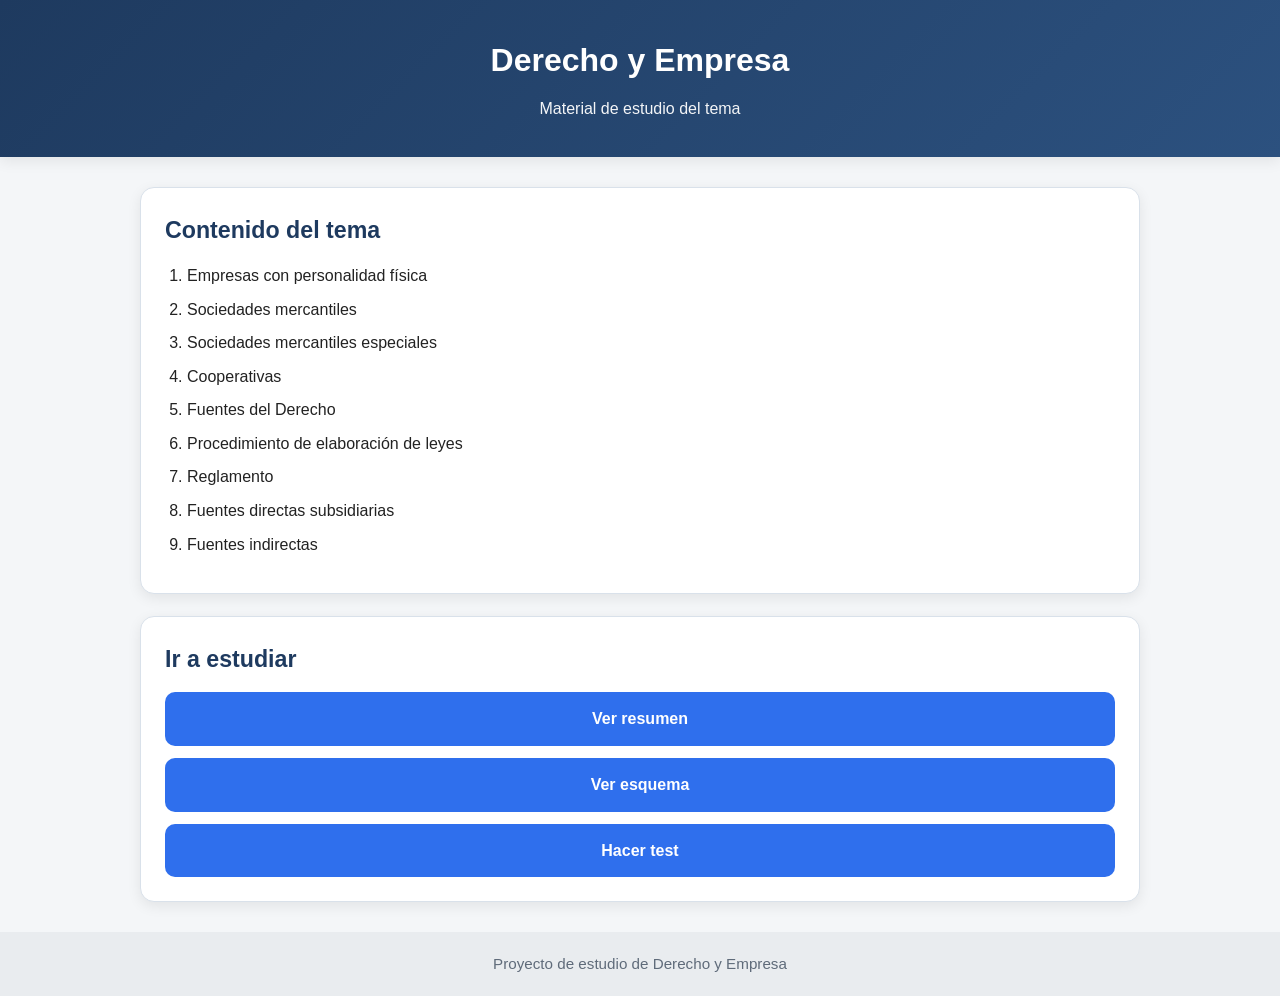
<file: index.html>
<!DOCTYPE html>
<html lang="es">
<head>
  <meta charset="UTF-8">
  <meta name="viewport" content="width=device-width, initial-scale=1.0">
  <title>Derecho y Empresa</title>
  <link rel="stylesheet" href="estilos.css">
</head>
<body>
  <header>
    <h1>Derecho y Empresa</h1>
    <p>Material de estudio del tema</p>
  </header>

  <main class="contenedor">
    <section class="tarjeta">
      <h2>Contenido del tema</h2>
      <ol>
        <li>Empresas con personalidad física</li>
        <li>Sociedades mercantiles</li>
        <li>Sociedades mercantiles especiales</li>
        <li>Cooperativas</li>
        <li>Fuentes del Derecho</li>
        <li>Procedimiento de elaboración de leyes</li>
        <li>Reglamento</li>
        <li>Fuentes directas subsidiarias</li>
        <li>Fuentes indirectas</li>
      </ol>
    </section>

    <nav class="tarjeta">
      <h2>Ir a estudiar</h2>
      <div class="botones">
        <a href="resumen.html" class="boton">Ver resumen</a>
        <a href="esquema.html" class="boton">Ver esquema</a>
        <a href="test.html" class="boton">Hacer test</a>
      </div>
    </nav>
  </main>

  <footer>
    <p>Proyecto de estudio de Derecho y Empresa</p>
  </footer>
</body>
</html>
</file>
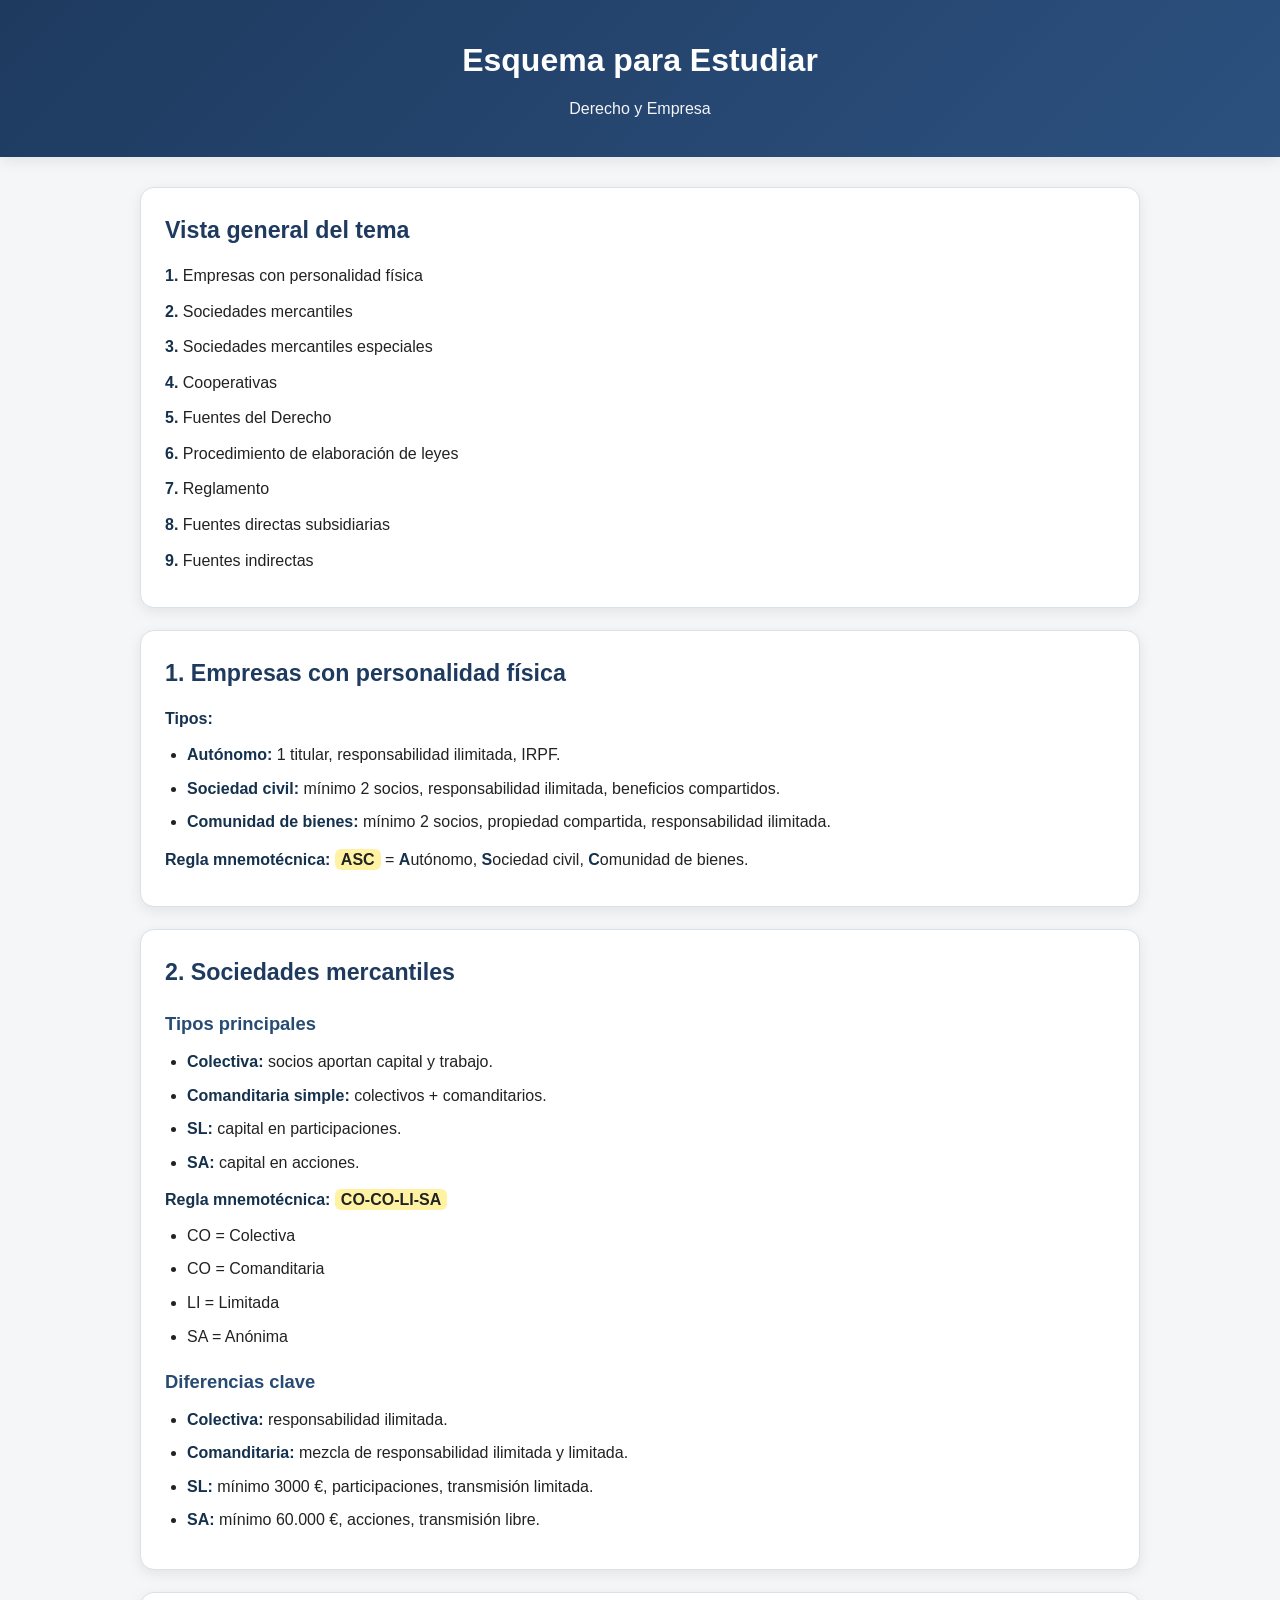
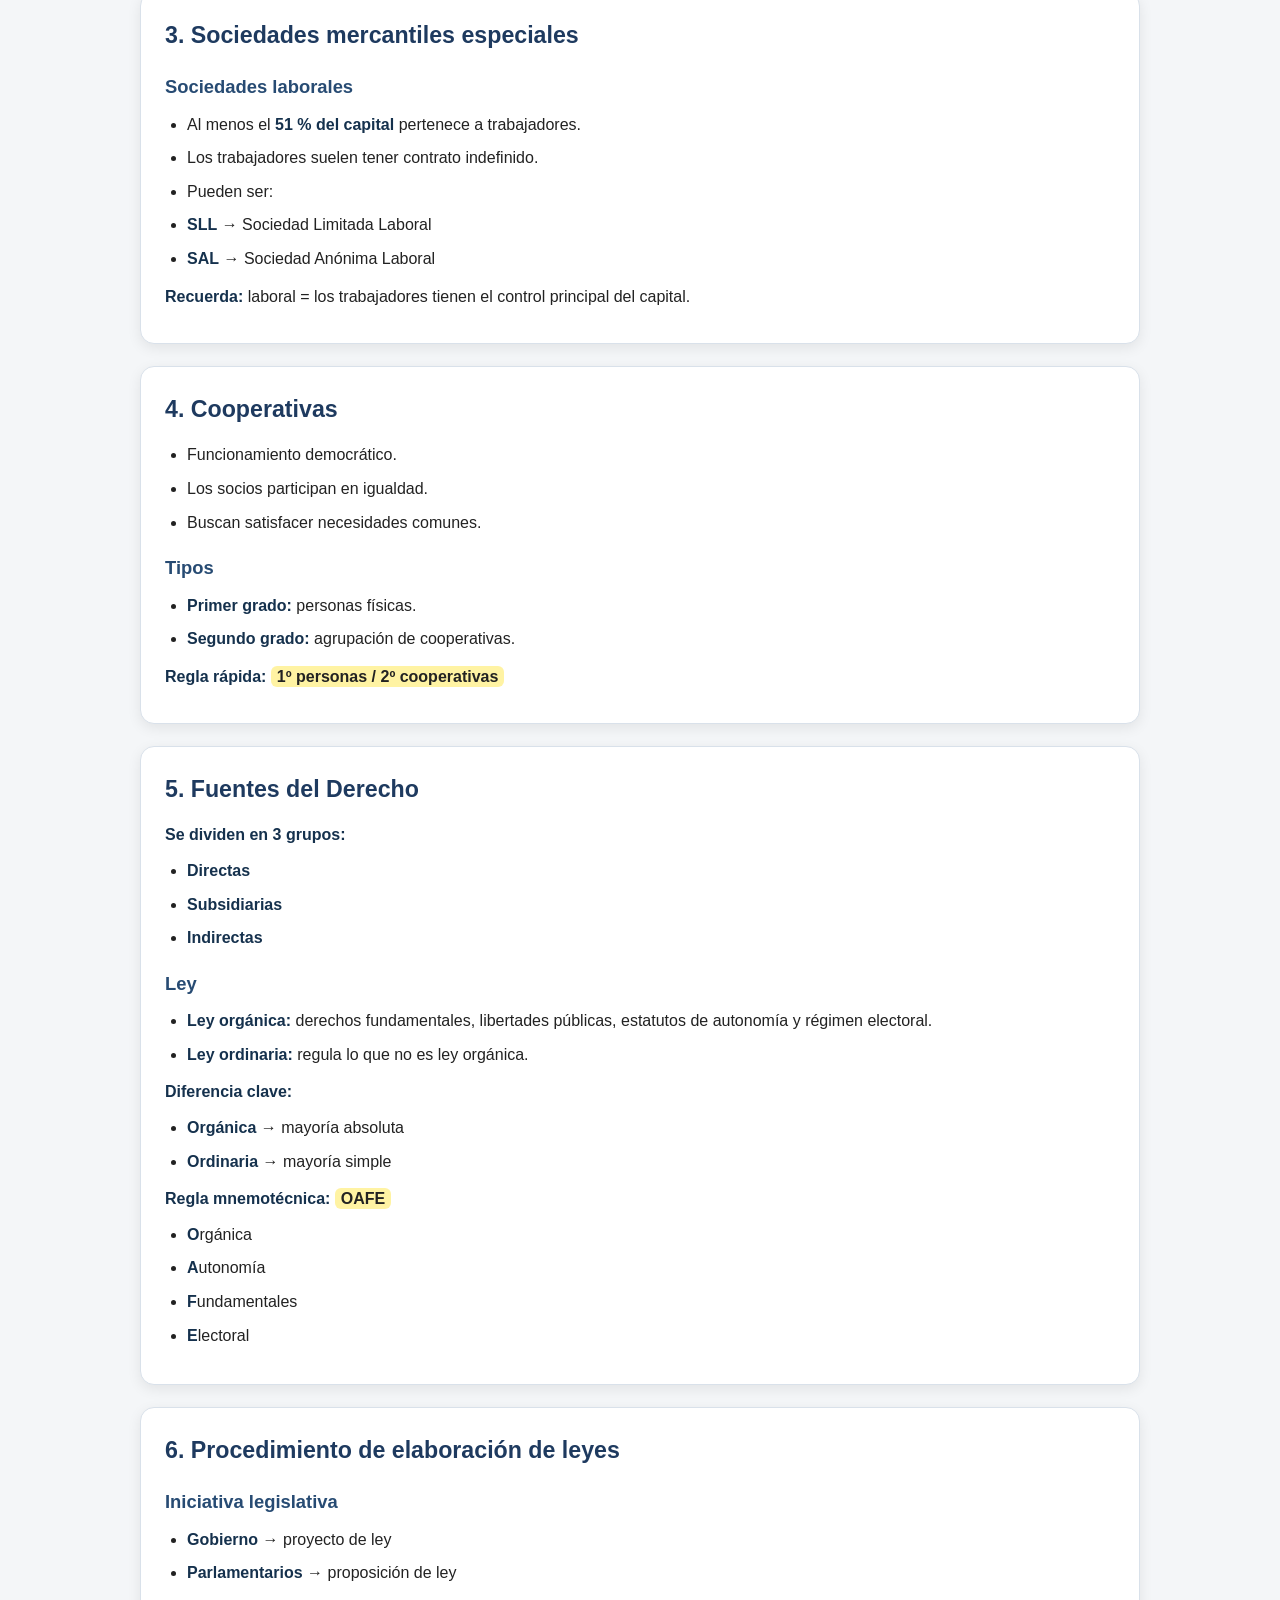
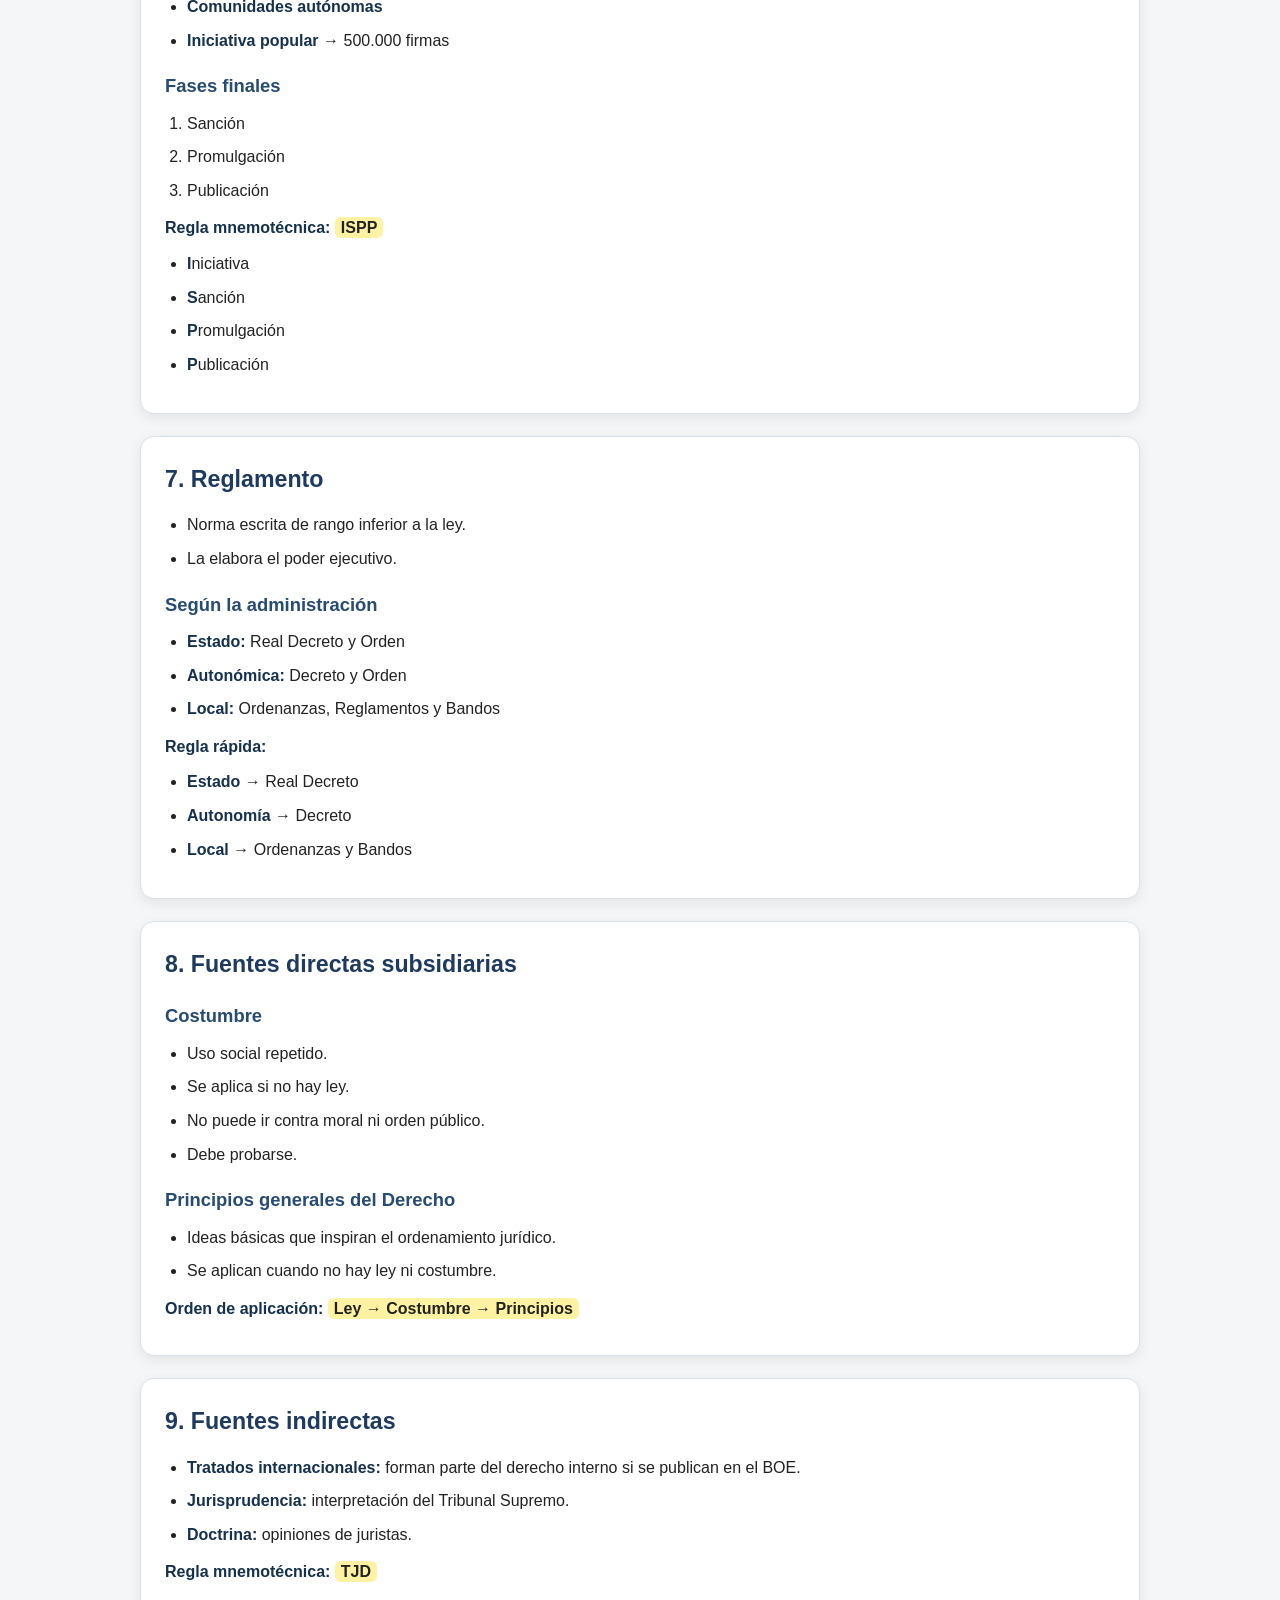
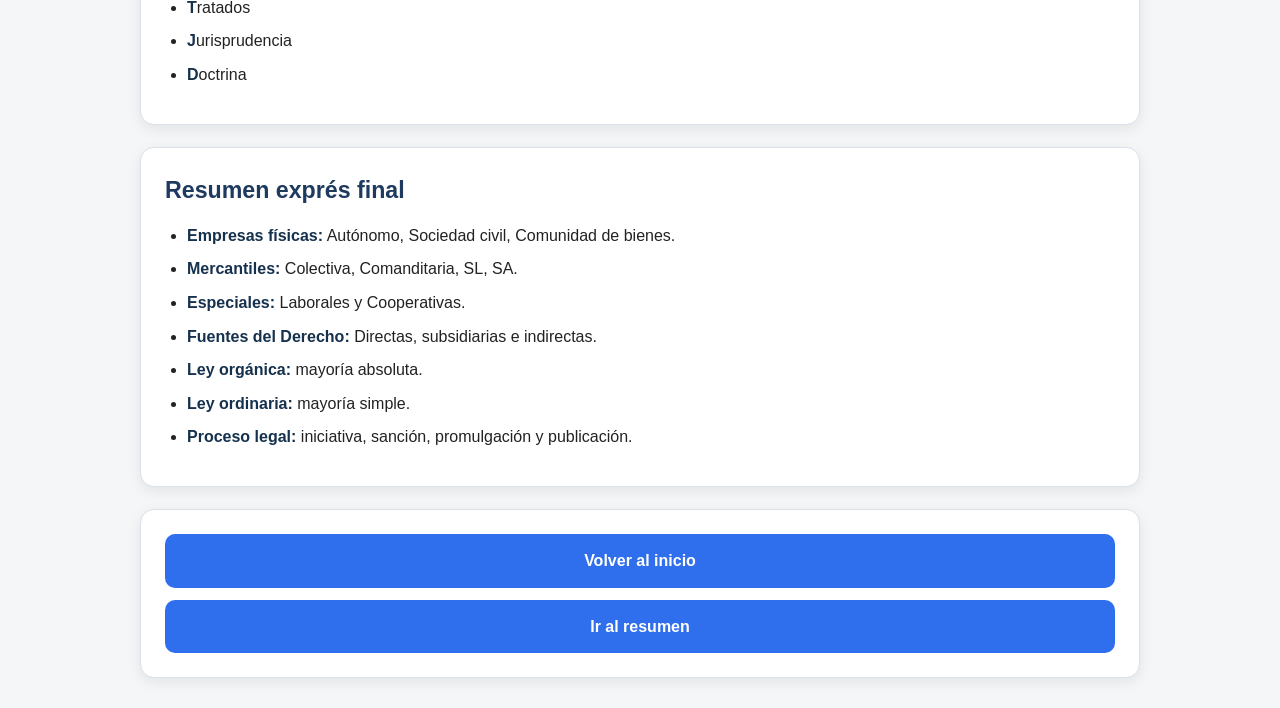
<file: esquema.html>
<!DOCTYPE html>
<html lang="es">
<head>
  <meta charset="UTF-8">
  <meta name="viewport" content="width=device-width, initial-scale=1.0">
  <title>Esquema - Derecho y Empresa</title>
  <link rel="stylesheet" href="estilos.css">
</head>
<body>
  <header>
    <h1>Esquema para Estudiar</h1>
    <p>Derecho y Empresa</p>
  </header>

  <main class="contenedor">

    <section class="tarjeta">
      <h2>Vista general del tema</h2>
      <p><strong>1.</strong> Empresas con personalidad física</p>
      <p><strong>2.</strong> Sociedades mercantiles</p>
      <p><strong>3.</strong> Sociedades mercantiles especiales</p>
      <p><strong>4.</strong> Cooperativas</p>
      <p><strong>5.</strong> Fuentes del Derecho</p>
      <p><strong>6.</strong> Procedimiento de elaboración de leyes</p>
      <p><strong>7.</strong> Reglamento</p>
      <p><strong>8.</strong> Fuentes directas subsidiarias</p>
      <p><strong>9.</strong> Fuentes indirectas</p>
    </section>

    <section class="tarjeta">
      <h2>1. Empresas con personalidad física</h2>
      <p><strong>Tipos:</strong></p>
      <ul>
        <li><strong>Autónomo:</strong> 1 titular, responsabilidad ilimitada, IRPF.</li>
        <li><strong>Sociedad civil:</strong> mínimo 2 socios, responsabilidad ilimitada, beneficios compartidos.</li>
        <li><strong>Comunidad de bienes:</strong> mínimo 2 socios, propiedad compartida, responsabilidad ilimitada.</li>
      </ul>
      <p><strong>Regla mnemotécnica:</strong> <mark>ASC</mark> = <strong>A</strong>utónomo, <strong>S</strong>ociedad civil, <strong>C</strong>omunidad de bienes.</p>
    </section>

    <section class="tarjeta">
      <h2>2. Sociedades mercantiles</h2>

      <h3>Tipos principales</h3>
      <ul>
        <li><strong>Colectiva:</strong> socios aportan capital y trabajo.</li>
        <li><strong>Comanditaria simple:</strong> colectivos + comanditarios.</li>
        <li><strong>SL:</strong> capital en participaciones.</li>
        <li><strong>SA:</strong> capital en acciones.</li>
      </ul>

      <p><strong>Regla mnemotécnica:</strong> <mark>CO-CO-LI-SA</mark></p>
      <ul>
        <li>CO = Colectiva</li>
        <li>CO = Comanditaria</li>
        <li>LI = Limitada</li>
        <li>SA = Anónima</li>
      </ul>

      <h3>Diferencias clave</h3>
      <ul>
        <li><strong>Colectiva:</strong> responsabilidad ilimitada.</li>
        <li><strong>Comanditaria:</strong> mezcla de responsabilidad ilimitada y limitada.</li>
        <li><strong>SL:</strong> mínimo 3000 €, participaciones, transmisión limitada.</li>
        <li><strong>SA:</strong> mínimo 60.000 €, acciones, transmisión libre.</li>
      </ul>
    </section>

    <section class="tarjeta">
      <h2>3. Sociedades mercantiles especiales</h2>
      <h3>Sociedades laborales</h3>
      <ul>
        <li>Al menos el <strong>51 % del capital</strong> pertenece a trabajadores.</li>
        <li>Los trabajadores suelen tener contrato indefinido.</li>
        <li>Pueden ser:</li>
        <li><strong>SLL</strong> → Sociedad Limitada Laboral</li>
        <li><strong>SAL</strong> → Sociedad Anónima Laboral</li>
      </ul>
      <p><strong>Recuerda:</strong> laboral = los trabajadores tienen el control principal del capital.</p>
    </section>

    <section class="tarjeta">
      <h2>4. Cooperativas</h2>
      <ul>
        <li>Funcionamiento democrático.</li>
        <li>Los socios participan en igualdad.</li>
        <li>Buscan satisfacer necesidades comunes.</li>
      </ul>

      <h3>Tipos</h3>
      <ul>
        <li><strong>Primer grado:</strong> personas físicas.</li>
        <li><strong>Segundo grado:</strong> agrupación de cooperativas.</li>
      </ul>

      <p><strong>Regla rápida:</strong> <mark>1º personas / 2º cooperativas</mark></p>
    </section>

    <section class="tarjeta">
      <h2>5. Fuentes del Derecho</h2>
      <p><strong>Se dividen en 3 grupos:</strong></p>
      <ul>
        <li><strong>Directas</strong></li>
        <li><strong>Subsidiarias</strong></li>
        <li><strong>Indirectas</strong></li>
      </ul>

      <h3>Ley</h3>
      <ul>
        <li><strong>Ley orgánica:</strong> derechos fundamentales, libertades públicas, estatutos de autonomía y régimen electoral.</li>
        <li><strong>Ley ordinaria:</strong> regula lo que no es ley orgánica.</li>
      </ul>

      <p><strong>Diferencia clave:</strong></p>
      <ul>
        <li><strong>Orgánica</strong> → mayoría absoluta</li>
        <li><strong>Ordinaria</strong> → mayoría simple</li>
      </ul>

      <p><strong>Regla mnemotécnica:</strong> <mark>OAFE</mark></p>
      <ul>
        <li><strong>O</strong>rgánica</li>
        <li><strong>A</strong>utonomía</li>
        <li><strong>F</strong>undamentales</li>
        <li><strong>E</strong>lectoral</li>
      </ul>
    </section>

    <section class="tarjeta">
      <h2>6. Procedimiento de elaboración de leyes</h2>
      <h3>Iniciativa legislativa</h3>
      <ul>
        <li><strong>Gobierno</strong> → proyecto de ley</li>
        <li><strong>Parlamentarios</strong> → proposición de ley</li>
        <li><strong>Comunidades autónomas</strong></li>
        <li><strong>Iniciativa popular</strong> → 500.000 firmas</li>
      </ul>

      <h3>Fases finales</h3>
      <ol>
        <li>Sanción</li>
        <li>Promulgación</li>
        <li>Publicación</li>
      </ol>

      <p><strong>Regla mnemotécnica:</strong> <mark>ISPP</mark></p>
      <ul>
        <li><strong>I</strong>niciativa</li>
        <li><strong>S</strong>anción</li>
        <li><strong>P</strong>romulgación</li>
        <li><strong>P</strong>ublicación</li>
      </ul>
    </section>

    <section class="tarjeta">
      <h2>7. Reglamento</h2>
      <ul>
        <li>Norma escrita de rango inferior a la ley.</li>
        <li>La elabora el poder ejecutivo.</li>
      </ul>

      <h3>Según la administración</h3>
      <ul>
        <li><strong>Estado:</strong> Real Decreto y Orden</li>
        <li><strong>Autonómica:</strong> Decreto y Orden</li>
        <li><strong>Local:</strong> Ordenanzas, Reglamentos y Bandos</li>
      </ul>

      <p><strong>Regla rápida:</strong></p>
      <ul>
        <li><strong>Estado</strong> → Real Decreto</li>
        <li><strong>Autonomía</strong> → Decreto</li>
        <li><strong>Local</strong> → Ordenanzas y Bandos</li>
      </ul>
    </section>

    <section class="tarjeta">
      <h2>8. Fuentes directas subsidiarias</h2>
      <h3>Costumbre</h3>
      <ul>
        <li>Uso social repetido.</li>
        <li>Se aplica si no hay ley.</li>
        <li>No puede ir contra moral ni orden público.</li>
        <li>Debe probarse.</li>
      </ul>

      <h3>Principios generales del Derecho</h3>
      <ul>
        <li>Ideas básicas que inspiran el ordenamiento jurídico.</li>
        <li>Se aplican cuando no hay ley ni costumbre.</li>
      </ul>

      <p><strong>Orden de aplicación:</strong> <mark>Ley → Costumbre → Principios</mark></p>
    </section>

    <section class="tarjeta">
      <h2>9. Fuentes indirectas</h2>
      <ul>
        <li><strong>Tratados internacionales:</strong> forman parte del derecho interno si se publican en el BOE.</li>
        <li><strong>Jurisprudencia:</strong> interpretación del Tribunal Supremo.</li>
        <li><strong>Doctrina:</strong> opiniones de juristas.</li>
      </ul>

      <p><strong>Regla mnemotécnica:</strong> <mark>TJD</mark></p>
      <ul>
        <li><strong>T</strong>ratados</li>
        <li><strong>J</strong>urisprudencia</li>
        <li><strong>D</strong>octrina</li>
      </ul>
    </section>

    <section class="tarjeta">
      <h2>Resumen exprés final</h2>
      <ul>
        <li><strong>Empresas físicas:</strong> Autónomo, Sociedad civil, Comunidad de bienes.</li>
        <li><strong>Mercantiles:</strong> Colectiva, Comanditaria, SL, SA.</li>
        <li><strong>Especiales:</strong> Laborales y Cooperativas.</li>
        <li><strong>Fuentes del Derecho:</strong> Directas, subsidiarias e indirectas.</li>
        <li><strong>Ley orgánica:</strong> mayoría absoluta.</li>
        <li><strong>Ley ordinaria:</strong> mayoría simple.</li>
        <li><strong>Proceso legal:</strong> iniciativa, sanción, promulgación y publicación.</li>
      </ul>
    </section>

    <section class="tarjeta">
      <div class="botones">
        <a href="index.html" class="boton">Volver al inicio</a>
        <a href="resumen.html" class="boton">Ir al resumen</a>
      </div>
    </section>

  </main>
</body>
</html>
</file>
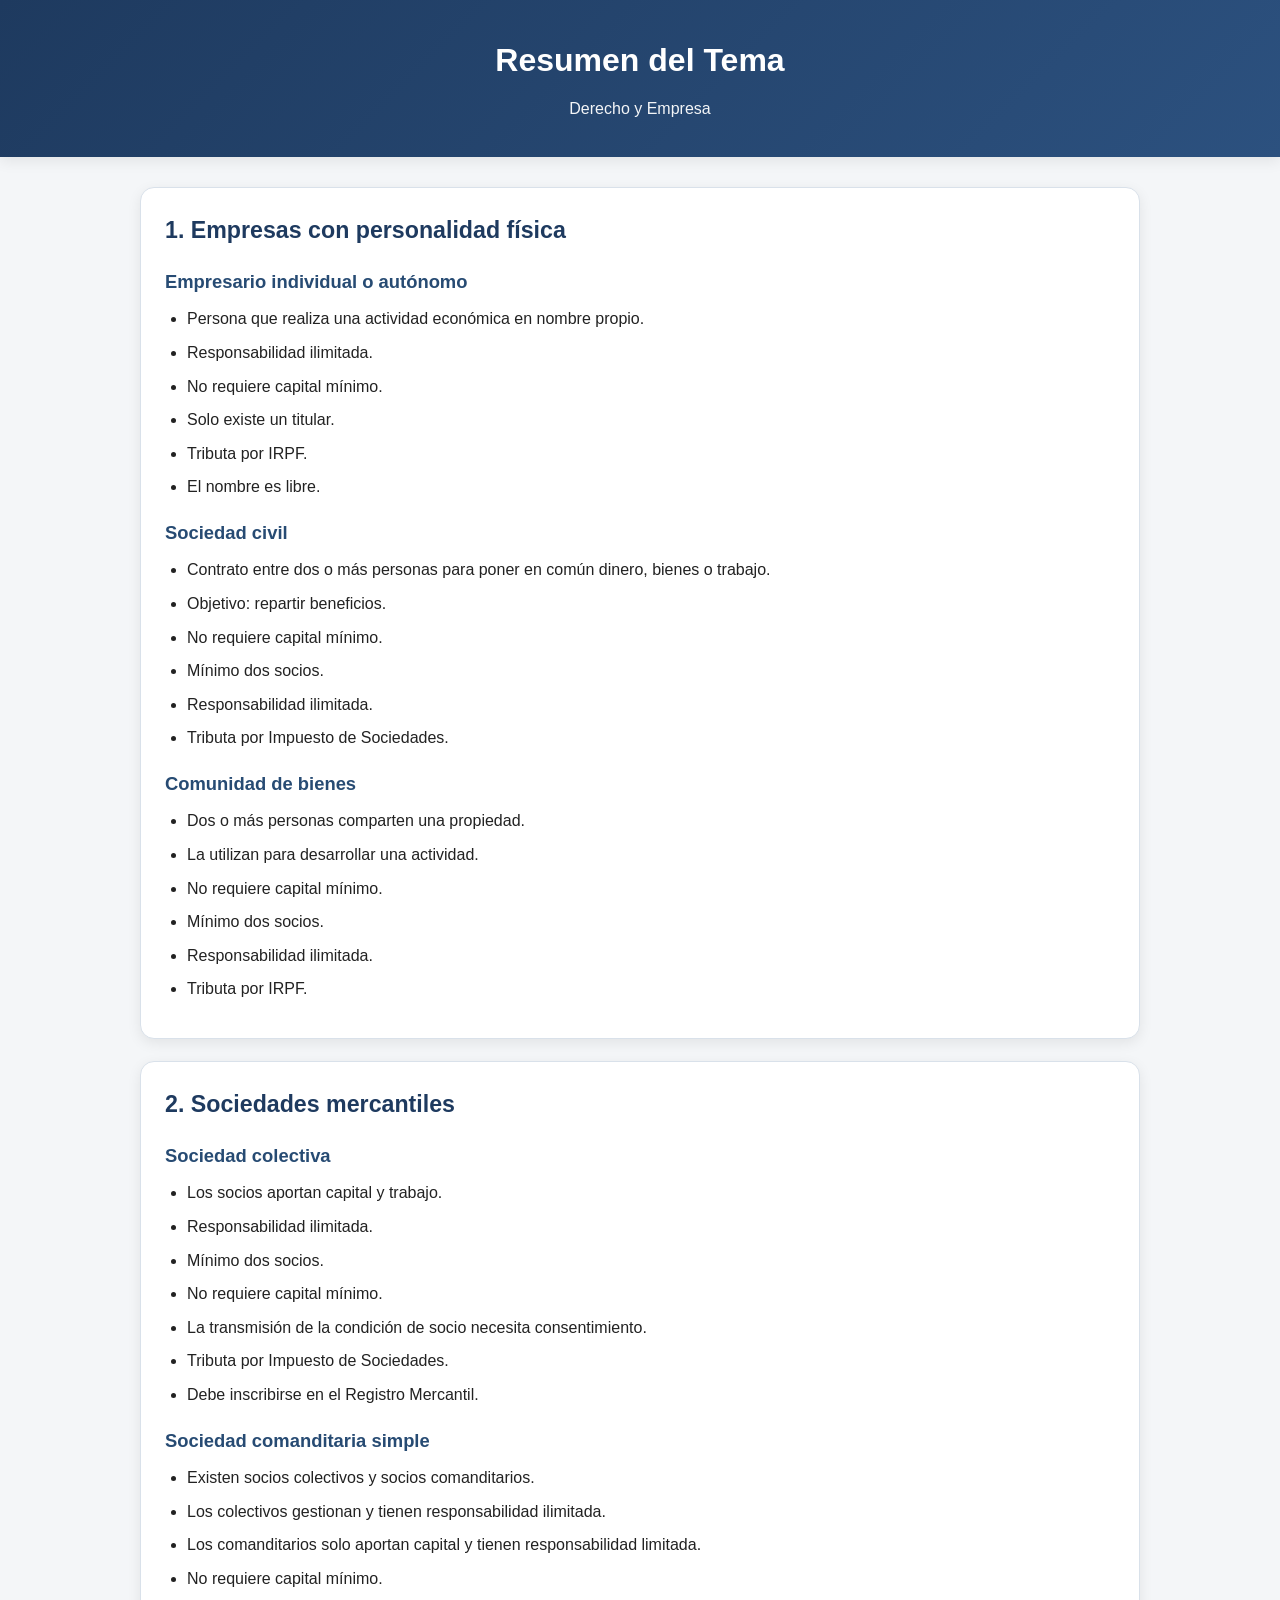
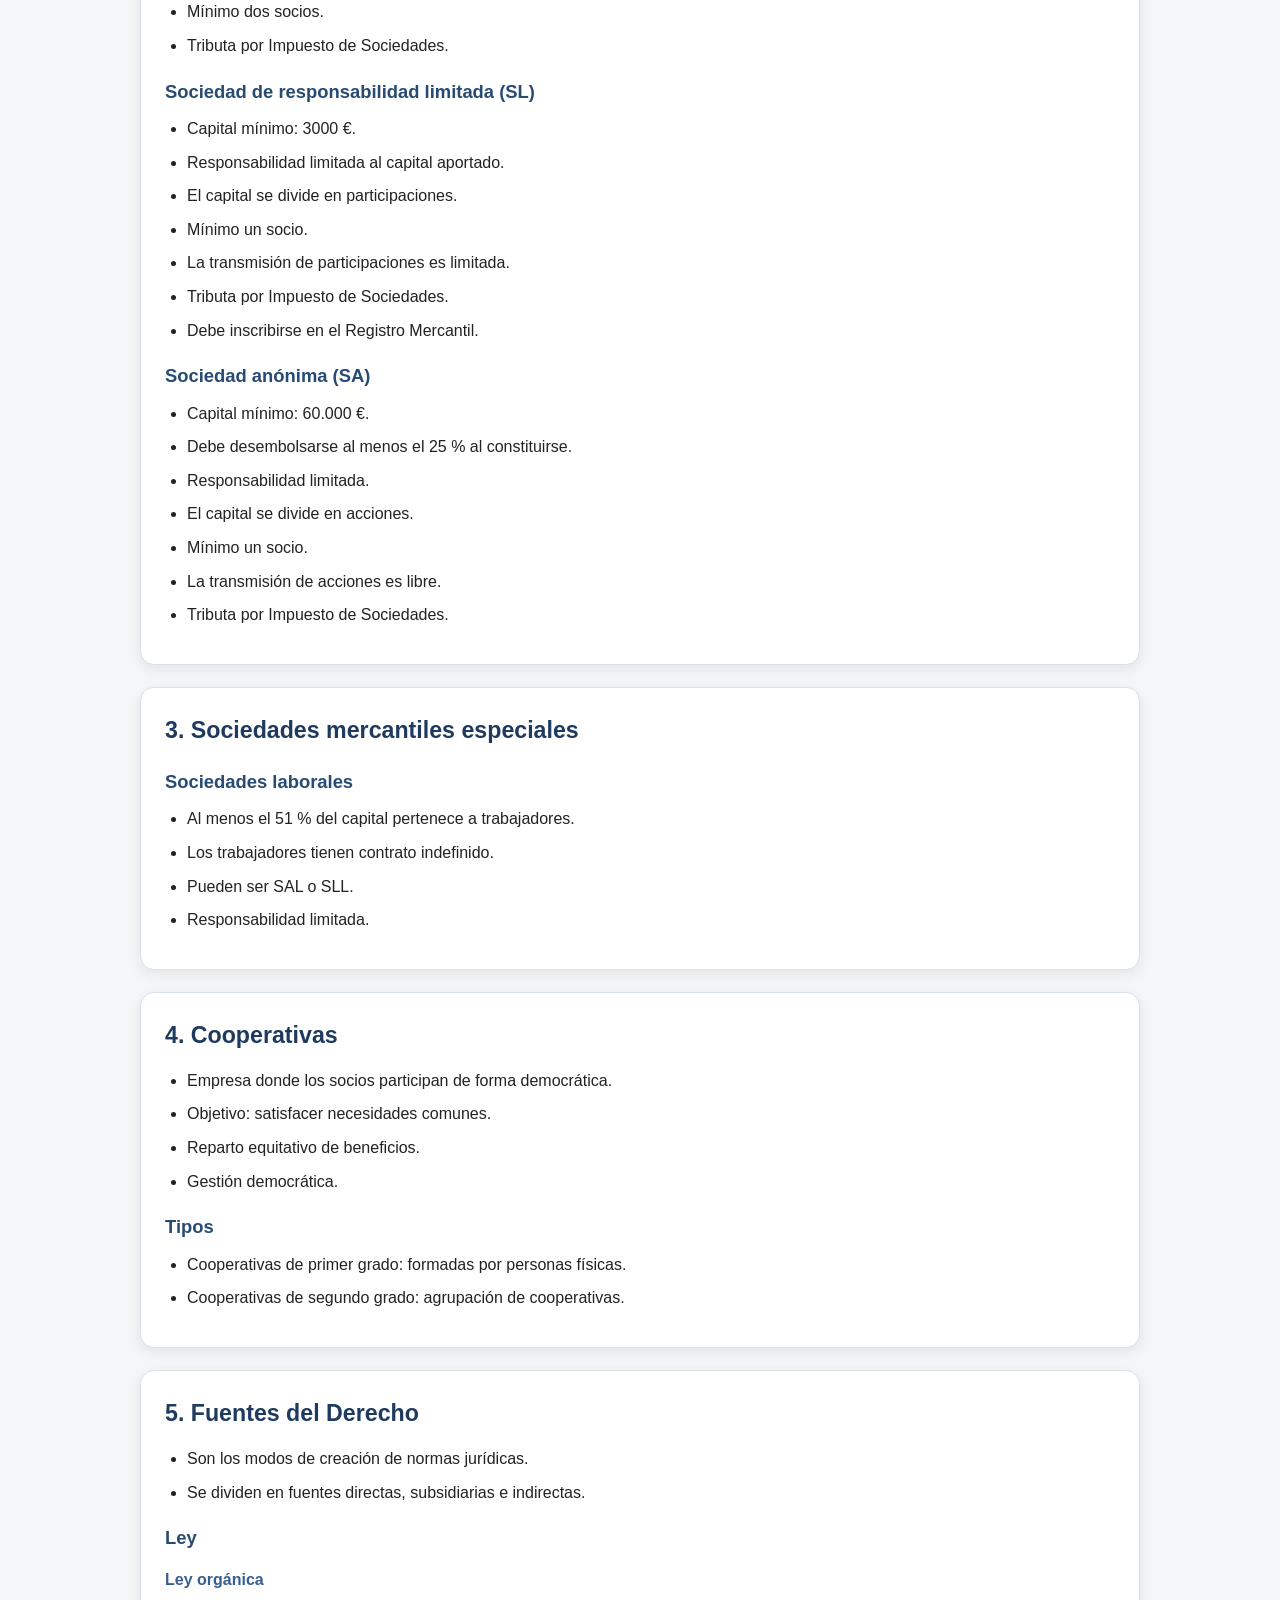
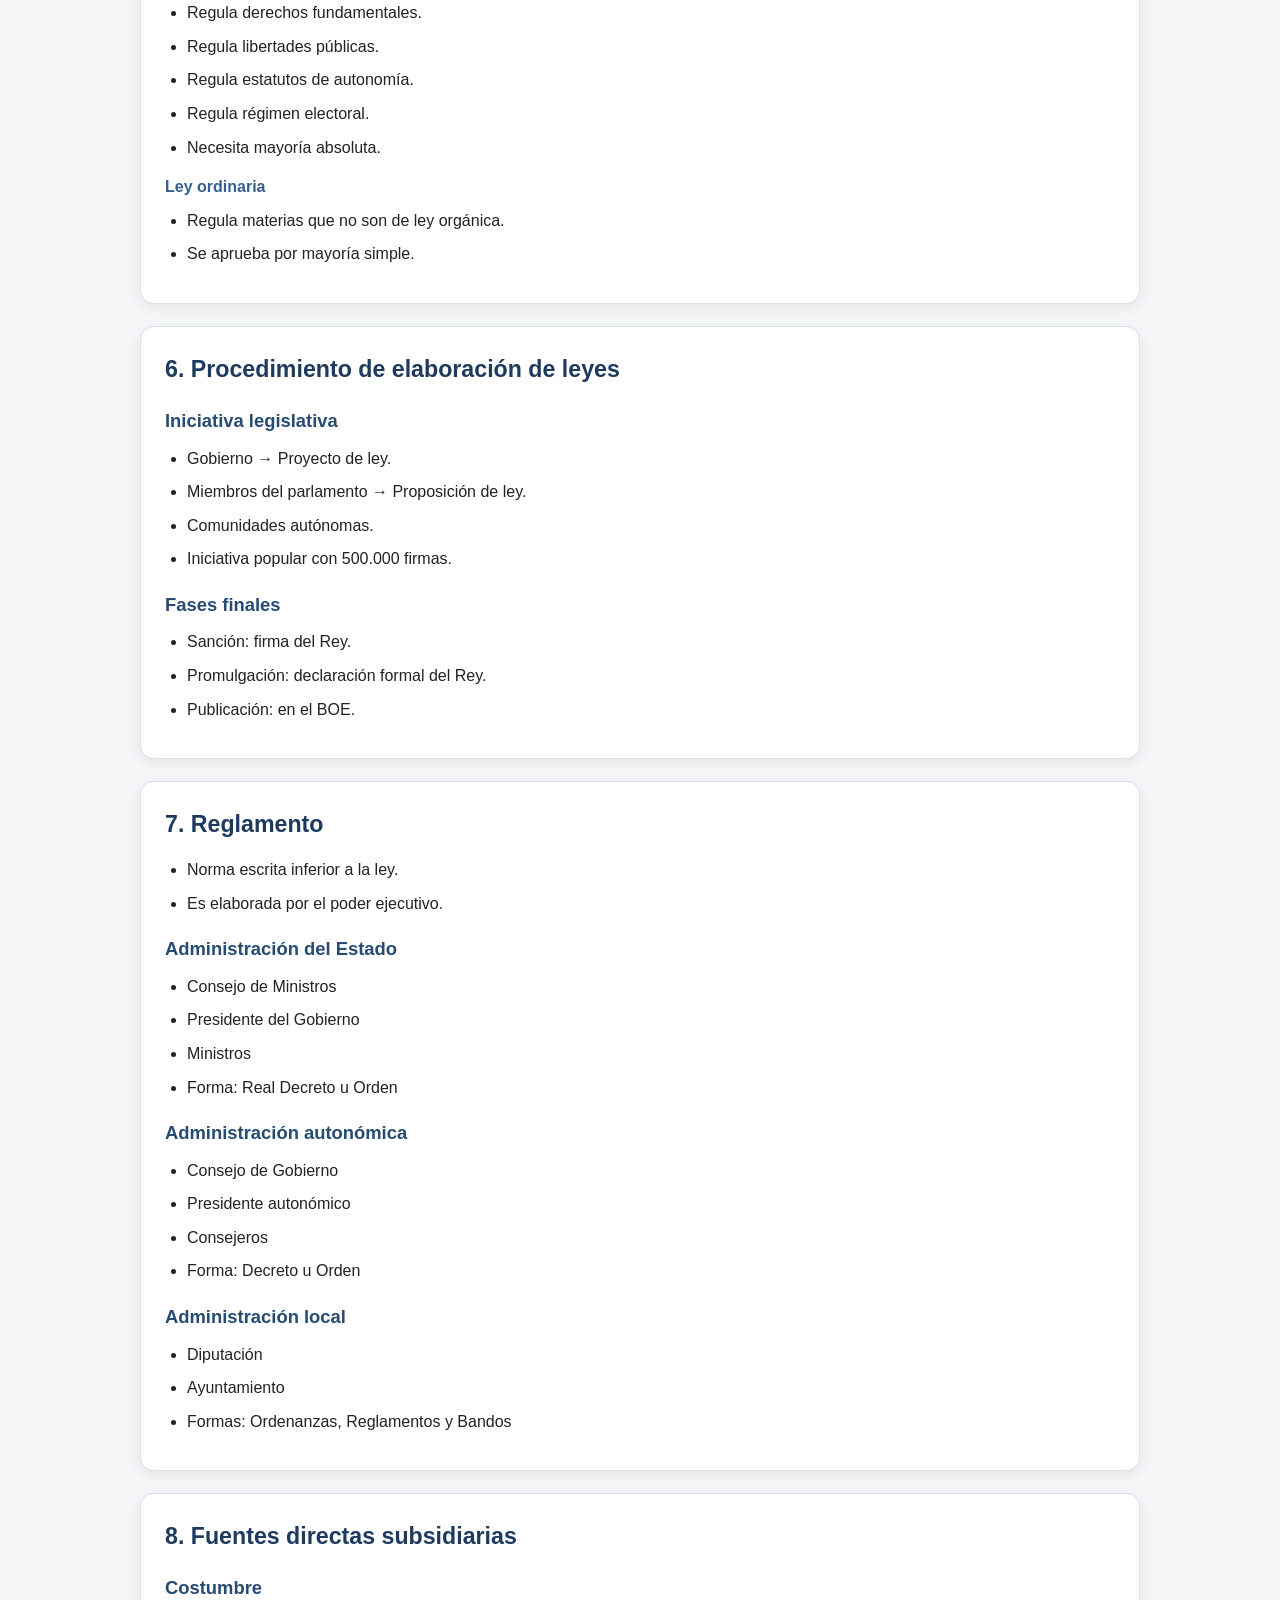
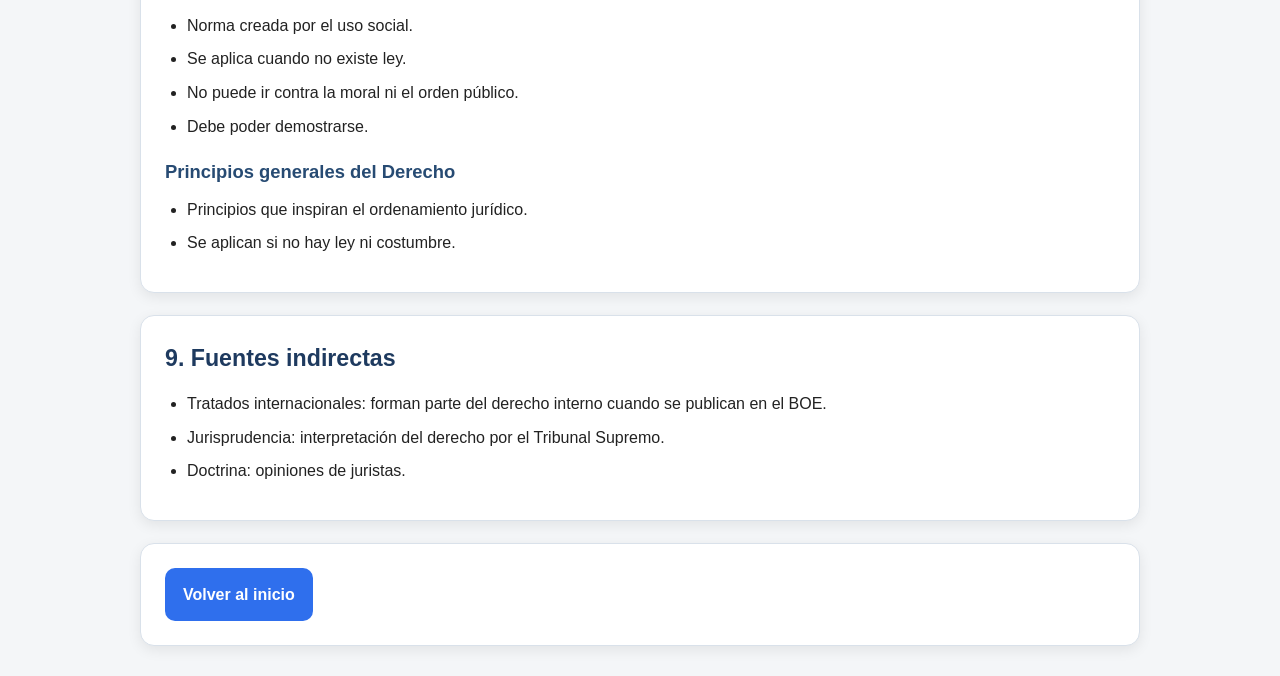
<file: resumen.html>
<!DOCTYPE html>
<html lang="es">
<head>
<meta charset="UTF-8">
<meta name="viewport" content="width=device-width, initial-scale=1.0">
<title>Resumen - Derecho y Empresa</title>
<link rel="stylesheet" href="estilos.css">
</head>

<body>

<header>
<h1>Resumen del Tema</h1>
<p>Derecho y Empresa</p>
</header>

<main class="contenedor">

<section class="tarjeta">
<h2>1. Empresas con personalidad física</h2>

<h3>Empresario individual o autónomo</h3>
<ul>
<li>Persona que realiza una actividad económica en nombre propio.</li>
<li>Responsabilidad ilimitada.</li>
<li>No requiere capital mínimo.</li>
<li>Solo existe un titular.</li>
<li>Tributa por IRPF.</li>
<li>El nombre es libre.</li>
</ul>

<h3>Sociedad civil</h3>
<ul>
<li>Contrato entre dos o más personas para poner en común dinero, bienes o trabajo.</li>
<li>Objetivo: repartir beneficios.</li>
<li>No requiere capital mínimo.</li>
<li>Mínimo dos socios.</li>
<li>Responsabilidad ilimitada.</li>
<li>Tributa por Impuesto de Sociedades.</li>
</ul>

<h3>Comunidad de bienes</h3>
<ul>
<li>Dos o más personas comparten una propiedad.</li>
<li>La utilizan para desarrollar una actividad.</li>
<li>No requiere capital mínimo.</li>
<li>Mínimo dos socios.</li>
<li>Responsabilidad ilimitada.</li>
<li>Tributa por IRPF.</li>
</ul>
</section>

<section class="tarjeta">
<h2>2. Sociedades mercantiles</h2>

<h3>Sociedad colectiva</h3>
<ul>
<li>Los socios aportan capital y trabajo.</li>
<li>Responsabilidad ilimitada.</li>
<li>Mínimo dos socios.</li>
<li>No requiere capital mínimo.</li>
<li>La transmisión de la condición de socio necesita consentimiento.</li>
<li>Tributa por Impuesto de Sociedades.</li>
<li>Debe inscribirse en el Registro Mercantil.</li>
</ul>

<h3>Sociedad comanditaria simple</h3>
<ul>
<li>Existen socios colectivos y socios comanditarios.</li>
<li>Los colectivos gestionan y tienen responsabilidad ilimitada.</li>
<li>Los comanditarios solo aportan capital y tienen responsabilidad limitada.</li>
<li>No requiere capital mínimo.</li>
<li>Mínimo dos socios.</li>
<li>Tributa por Impuesto de Sociedades.</li>
</ul>

<h3>Sociedad de responsabilidad limitada (SL)</h3>
<ul>
<li>Capital mínimo: 3000 €.</li>
<li>Responsabilidad limitada al capital aportado.</li>
<li>El capital se divide en participaciones.</li>
<li>Mínimo un socio.</li>
<li>La transmisión de participaciones es limitada.</li>
<li>Tributa por Impuesto de Sociedades.</li>
<li>Debe inscribirse en el Registro Mercantil.</li>
</ul>

<h3>Sociedad anónima (SA)</h3>
<ul>
<li>Capital mínimo: 60.000 €.</li>
<li>Debe desembolsarse al menos el 25 % al constituirse.</li>
<li>Responsabilidad limitada.</li>
<li>El capital se divide en acciones.</li>
<li>Mínimo un socio.</li>
<li>La transmisión de acciones es libre.</li>
<li>Tributa por Impuesto de Sociedades.</li>
</ul>

</section>

<section class="tarjeta">
<h2>3. Sociedades mercantiles especiales</h2>

<h3>Sociedades laborales</h3>
<ul>
<li>Al menos el 51 % del capital pertenece a trabajadores.</li>
<li>Los trabajadores tienen contrato indefinido.</li>
<li>Pueden ser SAL o SLL.</li>
<li>Responsabilidad limitada.</li>
</ul>
</section>

<section class="tarjeta">
<h2>4. Cooperativas</h2>

<ul>
<li>Empresa donde los socios participan de forma democrática.</li>
<li>Objetivo: satisfacer necesidades comunes.</li>
<li>Reparto equitativo de beneficios.</li>
<li>Gestión democrática.</li>
</ul>

<h3>Tipos</h3>
<ul>
<li>Cooperativas de primer grado: formadas por personas físicas.</li>
<li>Cooperativas de segundo grado: agrupación de cooperativas.</li>
</ul>
</section>

<section class="tarjeta">
<h2>5. Fuentes del Derecho</h2>

<ul>
<li>Son los modos de creación de normas jurídicas.</li>
<li>Se dividen en fuentes directas, subsidiarias e indirectas.</li>
</ul>

<h3>Ley</h3>

<h4>Ley orgánica</h4>
<ul>
<li>Regula derechos fundamentales.</li>
<li>Regula libertades públicas.</li>
<li>Regula estatutos de autonomía.</li>
<li>Regula régimen electoral.</li>
<li>Necesita mayoría absoluta.</li>
</ul>

<h4>Ley ordinaria</h4>
<ul>
<li>Regula materias que no son de ley orgánica.</li>
<li>Se aprueba por mayoría simple.</li>
</ul>

</section>

<section class="tarjeta">
<h2>6. Procedimiento de elaboración de leyes</h2>

<h3>Iniciativa legislativa</h3>
<ul>
<li>Gobierno → Proyecto de ley.</li>
<li>Miembros del parlamento → Proposición de ley.</li>
<li>Comunidades autónomas.</li>
<li>Iniciativa popular con 500.000 firmas.</li>
</ul>

<h3>Fases finales</h3>
<ul>
<li>Sanción: firma del Rey.</li>
<li>Promulgación: declaración formal del Rey.</li>
<li>Publicación: en el BOE.</li>
</ul>

</section>

<section class="tarjeta">
<h2>7. Reglamento</h2>

<ul>
<li>Norma escrita inferior a la ley.</li>
<li>Es elaborada por el poder ejecutivo.</li>
</ul>

<h3>Administración del Estado</h3>
<ul>
<li>Consejo de Ministros</li>
<li>Presidente del Gobierno</li>
<li>Ministros</li>
<li>Forma: Real Decreto u Orden</li>
</ul>

<h3>Administración autonómica</h3>
<ul>
<li>Consejo de Gobierno</li>
<li>Presidente autonómico</li>
<li>Consejeros</li>
<li>Forma: Decreto u Orden</li>
</ul>

<h3>Administración local</h3>
<ul>
<li>Diputación</li>
<li>Ayuntamiento</li>
<li>Formas: Ordenanzas, Reglamentos y Bandos</li>
</ul>

</section>

<section class="tarjeta">
<h2>8. Fuentes directas subsidiarias</h2>

<h3>Costumbre</h3>
<ul>
<li>Norma creada por el uso social.</li>
<li>Se aplica cuando no existe ley.</li>
<li>No puede ir contra la moral ni el orden público.</li>
<li>Debe poder demostrarse.</li>
</ul>

<h3>Principios generales del Derecho</h3>
<ul>
<li>Principios que inspiran el ordenamiento jurídico.</li>
<li>Se aplican si no hay ley ni costumbre.</li>
</ul>

</section>

<section class="tarjeta">
<h2>9. Fuentes indirectas</h2>

<ul>
<li>Tratados internacionales: forman parte del derecho interno cuando se publican en el BOE.</li>
<li>Jurisprudencia: interpretación del derecho por el Tribunal Supremo.</li>
<li>Doctrina: opiniones de juristas.</li>
</ul>

</section>

<section class="tarjeta">
<a href="index.html" class="boton">Volver al inicio</a>
</section>

</main>

</body>
</html>
</file>
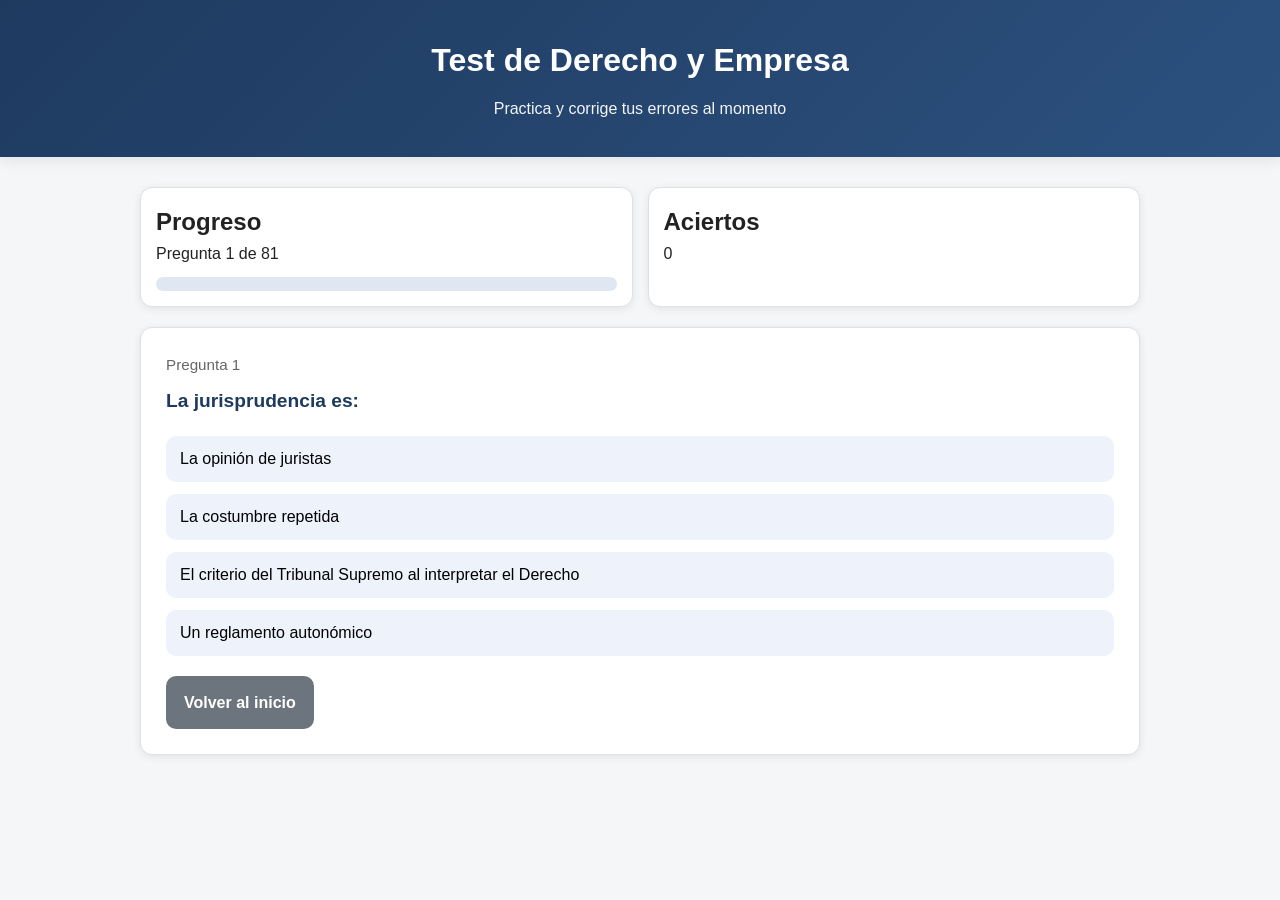
<file: test.html>
<!DOCTYPE html>
<html lang="es">
<head>
  <meta charset="UTF-8">
  <meta name="viewport" content="width=device-width, initial-scale=1.0">
  <title>Test - Derecho y Empresa</title>
  <link rel="stylesheet" href="estilos.css">
  <style>
    .pregunta-box {
      background: white;
      padding: 25px;
      border-radius: 12px;
      box-shadow: 0 2px 8px rgba(0, 0, 0, 0.08);
      margin-bottom: 20px;
    }

    .pregunta-numero {
      font-size: 0.95rem;
      color: #666;
      margin-bottom: 10px;
    }

    .pregunta-texto {
      font-size: 1.2rem;
      font-weight: bold;
      margin-bottom: 20px;
      color: #1e3a5f;
    }

    .opciones {
      display: flex;
      flex-direction: column;
      gap: 12px;
    }

    .opcion {
      width: 100%;
      border: none;
      border-radius: 10px;
      padding: 14px;
      text-align: left;
      font-size: 1rem;
      cursor: pointer;
      background-color: #eef3fb;
      transition: 0.3s;
    }

    .opcion:hover {
      background-color: #dbe7f8;
    }

    .opcion.correcta {
      background-color: #cfeecf;
      border: 2px solid #4caf50;
    }

    .opcion.incorrecta {
      background-color: #f8d7da;
      border: 2px solid #dc3545;
    }

    .resultado {
      margin-top: 20px;
      padding: 15px;
      border-radius: 10px;
      display: none;
    }

    .resultado.ok {
      background-color: #e8f5e9;
      border-left: 5px solid #4caf50;
    }

    .resultado.error {
      background-color: #fdecea;
      border-left: 5px solid #dc3545;
    }

    .explicacion {
      margin-top: 8px;
    }

    .barra-superior {
      display: flex;
      justify-content: space-between;
      gap: 15px;
      flex-wrap: wrap;
      margin-bottom: 20px;
    }

    .mini-tarjeta {
      background: white;
      padding: 15px;
      border-radius: 12px;
      box-shadow: 0 2px 8px rgba(0, 0, 0, 0.08);
      flex: 1;
      min-width: 200px;
    }

    .acciones-test {
      display: flex;
      gap: 12px;
      flex-wrap: wrap;
      margin-top: 20px;
    }

    .boton-secundario {
      display: inline-block;
      text-align: center;
      text-decoration: none;
      background-color: #6c757d;
      color: white;
      padding: 14px 18px;
      border-radius: 10px;
      font-weight: bold;
      border: none;
      cursor: pointer;
    }

    .boton-secundario:hover {
      background-color: #565e64;
    }

    .oculto {
      display: none;
    }

    .final-box {
      background: white;
      padding: 25px;
      border-radius: 12px;
      box-shadow: 0 2px 8px rgba(0, 0, 0, 0.08);
      text-align: center;
    }

    .barra-progreso {
      width: 100%;
      height: 14px;
      background-color: #dfe7f3;
      border-radius: 10px;
      overflow: hidden;
      margin-top: 10px;
    }

    .barra-progreso-interna {
      height: 100%;
      width: 0%;
      background-color: #2f6fed;
      transition: width 0.3s ease;
    }

    @media (max-width: 600px) {
      .pregunta-texto {
        font-size: 1.05rem;
      }

      .opcion {
        font-size: 0.95rem;
      }
    }
  </style>
</head>
<body>
  <header>
    <h1>Test de Derecho y Empresa</h1>
    <p>Practica y corrige tus errores al momento</p>
  </header>

  <main class="contenedor">
    <section class="barra-superior">
      <div class="mini-tarjeta">
        <h2>Progreso</h2>
        <p id="progreso">Pregunta 1 de 40</p>
        <div class="barra-progreso">
          <div class="barra-progreso-interna" id="barraProgreso"></div>
        </div>
      </div>
      <div class="mini-tarjeta">
        <h2>Aciertos</h2>
        <p id="marcador">0</p>
      </div>
    </section>

    <section class="pregunta-box" id="quizBox">
      <p class="pregunta-numero" id="numeroPregunta">Pregunta 1</p>
      <div class="pregunta-texto" id="textoPregunta"></div>

      <div class="opciones" id="opciones"></div>

      <div class="resultado" id="resultado"></div>

      <div class="acciones-test">
        <button class="boton oculto" id="btnSiguiente">Siguiente pregunta</button>
        <a href="index.html" class="boton-secundario">Volver al inicio</a>
      </div>
    </section>

    <section class="final-box oculto" id="finalBox">
      <h2>Has terminado el test</h2>
      <p id="notaFinal"></p>
      <div class="acciones-test" style="justify-content:center;">
        <button class="boton" id="btnReiniciar">Reiniciar test</button>
        <a href="resumen.html" class="boton">Ir al resumen</a>
        <a href="esquema.html" class="boton">Ir al esquema</a>
      </div>
    </section>
  </main>

  <script>
    const bancoPreguntas = [
      {
        pregunta: "¿Cuál de estas formas pertenece a las empresas con personalidad física?",
        opciones: ["Sociedad anónima", "Sociedad limitada", "Empresario individual o autónomo", "Sociedad laboral"],
        correcta: 2,
        explicacion: "Las empresas con personalidad física incluyen al empresario individual o autónomo, la sociedad civil y la comunidad de bienes."
      },
      {
        pregunta: "El empresario individual realiza la actividad económica:",
        opciones: ["En nombre de una sociedad mercantil", "En nombre propio", "En nombre del Ayuntamiento", "En nombre de los trabajadores"],
        correcta: 1,
        explicacion: "El autónomo o empresario individual actúa en nombre propio."
      },
      {
        pregunta: "En el empresario individual o autónomo, la responsabilidad es:",
        opciones: ["Limitada al capital aportado", "Ilimitada", "Compartida con el Estado", "Solo sobre beneficios"],
        correcta: 1,
        explicacion: "El autónomo responde con todo su patrimonio, por eso su responsabilidad es ilimitada."
      },
      {
        pregunta: "¿Qué tributación tiene normalmente el empresario individual según el tema?",
        opciones: ["IVA exclusivamente", "Impuesto de Sociedades", "IRPF", "IBI"],
        correcta: 2,
        explicacion: "El empresario individual tributa por IRPF."
      },
      {
        pregunta: "La sociedad civil es:",
        opciones: ["Una sociedad con acciones", "Un contrato entre dos o más personas", "Una administración pública", "Una cooperativa de segundo grado"],
        correcta: 1,
        explicacion: "La sociedad civil nace de un contrato entre dos o más personas para poner en común dinero, bienes o trabajo."
      },
      {
        pregunta: "¿Cuál es el objetivo de la sociedad civil?",
        opciones: ["Recaudar impuestos", "Repartir beneficios", "Emitir reglamentos", "Crear leyes orgánicas"],
        correcta: 1,
        explicacion: "La sociedad civil busca repartir los beneficios obtenidos por la actividad común."
      },
      {
        pregunta: "¿Cuántos socios mínimos se necesitan en una sociedad civil?",
        opciones: ["1", "2", "3", "4"],
        correcta: 1,
        explicacion: "La sociedad civil requiere al menos dos socios."
      },
      {
        pregunta: "La responsabilidad en la sociedad civil es:",
        opciones: ["Limitada", "Ilimitada", "Solo administrativa", "Temporal"],
        correcta: 1,
        explicacion: "En la sociedad civil la responsabilidad es ilimitada."
      },
      {
        pregunta: "La comunidad de bienes se caracteriza porque:",
        opciones: ["Su capital está dividido en acciones", "Dos o más personas comparten una propiedad", "Tiene responsabilidad limitada", "Exige 60.000 € de capital"],
        correcta: 1,
        explicacion: "La comunidad de bienes parte de una propiedad común compartida por dos o más personas."
      },
      {
        pregunta: "La comunidad de bienes tributa por:",
        opciones: ["IRPF", "Impuesto de Sociedades", "IVA especial", "Impuesto sobre Sucesiones"],
        correcta: 0,
        explicacion: "Según el tema, la comunidad de bienes tributa por IRPF."
      },
      {
        pregunta: "Las sociedades mercantiles tienen:",
        opciones: ["Personalidad física", "Personalidad jurídica propia", "Solo personalidad moral", "Carácter no empresarial"],
        correcta: 1,
        explicacion: "Las sociedades mercantiles se caracterizan por tener personalidad jurídica propia."
      },
      {
        pregunta: "¿Cuál de estas sociedades mercantiles tiene responsabilidad ilimitada para todos sus socios?",
        opciones: ["Sociedad colectiva", "Sociedad limitada", "Sociedad anónima", "Sociedad laboral"],
        correcta: 0,
        explicacion: "En la sociedad colectiva los socios responden de forma ilimitada."
      },
      {
        pregunta: "En la sociedad colectiva, los socios aportan:",
        opciones: ["Solo acciones", "Capital y trabajo", "Solo inmuebles", "Solo bonos"],
        correcta: 1,
        explicacion: "En la sociedad colectiva los socios aportan capital y trabajo."
      },
      {
        pregunta: "La sociedad colectiva necesita como mínimo:",
        opciones: ["1 socio", "2 socios", "3 socios", "5 socios"],
        correcta: 1,
        explicacion: "La sociedad colectiva requiere un mínimo de dos socios."
      },
      {
        pregunta: "La sociedad colectiva debe inscribirse en:",
        opciones: ["El BOE", "El Registro Civil", "El Registro Mercantil", "La Seguridad Social solamente"],
        correcta: 2,
        explicacion: "La sociedad colectiva debe inscribirse en el Registro Mercantil."
      },
      {
        pregunta: "En la sociedad comanditaria simple existen:",
        opciones: ["Solo socios trabajadores", "Socios colectivos y comanditarios", "Solo socios capitalistas", "Accionistas y obligacionistas"],
        correcta: 1,
        explicacion: "La sociedad comanditaria simple distingue entre socios colectivos y socios comanditarios."
      },
      {
        pregunta: "En la sociedad comanditaria simple, los socios colectivos:",
        opciones: ["Solo aportan capital", "No pueden gestionar", "Gestionan la empresa y tienen responsabilidad ilimitada", "Siempre tienen responsabilidad limitada"],
        correcta: 2,
        explicacion: "Los socios colectivos gestionan la empresa y responden ilimitadamente."
      },
      {
        pregunta: "En la sociedad comanditaria simple, los socios comanditarios:",
        opciones: ["Gestionan la empresa y tienen responsabilidad ilimitada", "Solo aportan capital y su responsabilidad es limitada", "Son siempre trabajadores indefinidos", "Pueden emitir acciones libremente"],
        correcta: 1,
        explicacion: "Los comanditarios aportan capital, no gestionan la empresa y su responsabilidad queda limitada."
      },
      {
        pregunta: "La sociedad comanditaria simple tributa por:",
        opciones: ["IRPF", "Impuesto de Sociedades", "IBI", "Solo IVA"],
        correcta: 1,
        explicacion: "La sociedad comanditaria simple tributa por Impuesto de Sociedades."
      },
      {
        pregunta: "El capital mínimo de una sociedad limitada (SL) es:",
        opciones: ["No se exige capital mínimo", "3.000 €", "30.000 €", "60.000 €"],
        correcta: 1,
        explicacion: "La SL exige un capital mínimo de 3.000 euros."
      },
      {
        pregunta: "En la sociedad limitada, la responsabilidad de los socios es:",
        opciones: ["Ilimitada", "Limitada al capital aportado", "Responsabilidad penal directa", "Solo laboral"],
        correcta: 1,
        explicacion: "En la SL la responsabilidad queda limitada al capital aportado."
      },
      {
        pregunta: "En la sociedad limitada, el capital se divide en:",
        opciones: ["Acciones", "Bonos", "Participaciones", "Cuotas sindicales"],
        correcta: 2,
        explicacion: "La SL tiene el capital dividido en participaciones."
      },
      {
        pregunta: "Las participaciones de la SL son:",
        opciones: ["Iguales, acumulables e indivisibles", "Acciones cotizables", "Títulos al portador", "Siempre libremente transmisibles"],
        correcta: 0,
        explicacion: "Según el tema, las participaciones son iguales, acumulables e indivisibles."
      },
      {
        pregunta: "La transmisión en la sociedad limitada es:",
        opciones: ["Siempre libre", "Limitada", "Obligatoria", "Solo judicial"],
        correcta: 1,
        explicacion: "En la SL la transmisión de participaciones es limitada."
      },
      {
        pregunta: "¿Cuántos socios mínimos puede tener una sociedad limitada?",
        opciones: ["1", "2", "3", "4"],
        correcta: 0,
        explicacion: "La sociedad limitada puede constituirse con un solo socio."
      },
      {
        pregunta: "La sociedad limitada debe inscribirse en:",
        opciones: ["Registro de la Propiedad", "Registro Mercantil", "Registro Civil", "Ayuntamiento"],
        correcta: 1,
        explicacion: "La SL debe inscribirse en el Registro Mercantil."
      },
      {
        pregunta: "El capital mínimo de una sociedad anónima (SA) es:",
        opciones: ["3.000 €", "6.000 €", "30.000 €", "60.000 €"],
        correcta: 3,
        explicacion: "La SA exige un capital mínimo de 60.000 euros."
      },
      {
        pregunta: "En una sociedad anónima, al constituirse debe desembolsarse al menos:",
        opciones: ["10 %", "25 %", "50 %", "100 %"],
        correcta: 1,
        explicacion: "En la SA debe desembolsarse al menos el 25 % del capital."
      },
      {
        pregunta: "En la sociedad anónima, el capital se divide en:",
        opciones: ["Participaciones", "Bonos", "Acciones", "Cuotas"],
        correcta: 2,
        explicacion: "La SA divide su capital en acciones."
      },
      {
        pregunta: "La transmisión de acciones es libre en:",
        opciones: ["Sociedad colectiva", "Sociedad civil", "Sociedad limitada", "Sociedad anónima"],
        correcta: 3,
        explicacion: "La SA se caracteriza porque la transmisión de acciones es libre."
      },
      {
        pregunta: "La responsabilidad en la sociedad anónima es:",
        opciones: ["Ilimitada", "Limitada", "Mixta siempre", "Subsidiaria"],
        correcta: 1,
        explicacion: "En la SA la responsabilidad de los socios es limitada."
      },
      {
        pregunta: "Las sociedades laborales son sociedades mercantiles:",
        opciones: ["Especiales", "Públicas", "Administrativas", "Civiles"],
        correcta: 0,
        explicacion: "Las sociedades laborales son sociedades mercantiles especiales."
      },
      {
        pregunta: "En las sociedades laborales, al menos este porcentaje del capital pertenece a los trabajadores:",
        opciones: ["25 %", "40 %", "51 %", "75 %"],
        correcta: 2,
        explicacion: "En las sociedades laborales, al menos el 51 % del capital debe pertenecer a trabajadores."
      },
      {
        pregunta: "Las sociedades laborales pueden ser:",
        opciones: ["Solo SAL", "Solo SLL", "SAL o SLL", "SA o CB"],
        correcta: 2,
        explicacion: "Pueden ser Sociedad Anónima Laboral (SAL) o Sociedad Limitada Laboral (SLL)."
      },
      {
        pregunta: "El capital mínimo de una SLL es:",
        opciones: ["1.000 €", "3.000 €", "30.000 €", "60.000 €"],
        correcta: 1,
        explicacion: "La SLL sigue el mínimo de la SL: 3.000 euros."
      },
      {
        pregunta: "El capital mínimo de una SAL es:",
        opciones: ["3.000 €", "6.000 €", "30.000 €", "60.000 €"],
        correcta: 3,
        explicacion: "La SAL sigue el mínimo de la SA: 60.000 euros."
      },
      {
        pregunta: "La responsabilidad en las sociedades laborales es:",
        opciones: ["Ilimitada", "Limitada", "Solo solidaria", "Penal"],
        correcta: 1,
        explicacion: "Las sociedades laborales tienen responsabilidad limitada."
      },
      {
        pregunta: "Las cooperativas se caracterizan por:",
        opciones: ["La gestión democrática", "La libre transmisión de acciones", "La responsabilidad ilimitada siempre", "La ausencia de socios"],
        correcta: 0,
        explicacion: "La cooperativa se basa en la participación y gestión democrática de los socios."
      },
      {
        pregunta: "En una cooperativa, los socios participan:",
        opciones: ["De forma jerárquica", "En igualdad", "Solo si son administradores", "Solo si aportan acciones"],
        correcta: 1,
        explicacion: "En las cooperativas los socios participan en igualdad."
      },
      {
        pregunta: "El objetivo de una cooperativa es:",
        opciones: ["Satisfacer necesidades comunes", "Cotizar en bolsa", "Emitir leyes", "Sustituir al Estado"],
        correcta: 0,
        explicacion: "Las cooperativas buscan satisfacer necesidades comunes de sus socios."
      },
      {
        pregunta: "¿Qué tipo de cooperativa está formada por personas físicas?",
        opciones: ["De segundo grado", "De primer grado", "Mixta", "Mercantil"],
        correcta: 1,
        explicacion: "Las cooperativas de primer grado están formadas por personas físicas."
      },
      {
        pregunta: "Las cooperativas de segundo grado están formadas por:",
        opciones: ["Solo autónomos", "Agrupaciones de cooperativas", "Ayuntamientos", "Sociedades anónimas"],
        correcta: 1,
        explicacion: "Las cooperativas de segundo grado agrupan varias cooperativas."
      },
      {
        pregunta: "Las fuentes del Derecho son:",
        opciones: ["Formas de financiación empresarial", "Modos de creación de normas jurídicas", "Solo leyes estatales", "Solo reglamentos"],
        correcta: 1,
        explicacion: "Las fuentes del Derecho son los modos de creación de normas jurídicas."
      },
      {
        pregunta: "Las fuentes del Derecho se clasifican en:",
        opciones: ["Públicas, privadas y mixtas", "Nacionales, europeas y locales", "Directas, subsidiarias e indirectas", "Legales, sociales y económicas"],
        correcta: 2,
        explicacion: "Según el tema, las fuentes del Derecho se dividen en directas, subsidiarias e indirectas."
      },
      {
        pregunta: "Entre las fuentes directas del Derecho están:",
        opciones: ["Ley y reglamento", "Costumbre y doctrina", "Jurisprudencia y tratados", "Solo la costumbre"],
        correcta: 0,
        explicacion: "Las fuentes directas son la ley y el reglamento."
      },
      {
        pregunta: "La ley orgánica regula, entre otras materias:",
        opciones: ["Cualquier materia económica", "Solo normas municipales", "Derechos fundamentales y libertades públicas", "Solo contratos mercantiles"],
        correcta: 2,
        explicacion: "La ley orgánica regula derechos fundamentales, libertades públicas, estatutos de autonomía y régimen electoral."
      },
      {
        pregunta: "¿Qué mayoría necesita la ley orgánica?",
        opciones: ["Mayoría simple", "Mayoría absoluta", "Unanimidad", "Mayoría relativa"],
        correcta: 1,
        explicacion: "La ley orgánica necesita mayoría absoluta del Congreso."
      },
      {
        pregunta: "La ley ordinaria regula:",
        opciones: ["Solo derechos fundamentales", "Materias que no son de ley orgánica", "Solo el régimen electoral", "Solo estatutos de autonomía"],
        correcta: 1,
        explicacion: "La ley ordinaria regula las materias no reservadas a ley orgánica."
      },
      {
        pregunta: "La ley ordinaria se aprueba por:",
        opciones: ["Mayoría simple", "Mayoría absoluta", "Unanimidad", "Referéndum obligatorio"],
        correcta: 0,
        explicacion: "La ley ordinaria se aprueba por mayoría simple."
      },
      {
        pregunta: "Los decretos legislativos son normas con fuerza de ley dictadas por:",
        opciones: ["Los jueces", "El Gobierno", "Los Ayuntamientos", "Los juristas"],
        correcta: 1,
        explicacion: "Los decretos legislativos son aprobados por el Gobierno por delegación parlamentaria."
      },
      {
        pregunta: "La legislación delegada se produce cuando:",
        opciones: ["El Gobierno delega en el Parlamento", "El Parlamento delega en el Gobierno", "El Rey delega en los jueces", "La UE delega en los municipios"],
        correcta: 1,
        explicacion: "La legislación delegada existe cuando el Parlamento delega en el Gobierno."
      },
      {
        pregunta: "Los textos refundidos sirven para:",
        opciones: ["Unificar varias leyes", "Aprobar presupuestos", "Elegir al Presidente", "Crear jurisprudencia"],
        correcta: 0,
        explicacion: "Los textos refundidos reúnen y unifican varias leyes dispersas."
      },
      {
        pregunta: "Los textos articulados se elaboran:",
        opciones: ["Sin bases previas", "Siguiendo unas bases dadas por las Cortes", "Por el Tribunal Supremo", "Por costumbre"],
        correcta: 1,
        explicacion: "Los textos articulados se redactan siguiendo las bases marcadas por las Cortes."
      },
      {
        pregunta: "El decreto-ley se utiliza en casos de:",
        opciones: ["Vacaciones parlamentarias", "Extraordinaria y urgente necesidad", "Conflictos entre socios", "Solo materias municipales"],
        correcta: 1,
        explicacion: "El decreto-ley se reserva para casos de extraordinaria y urgente necesidad."
      },
      {
        pregunta: "El decreto-ley debe ser convalidado por el Congreso en un plazo de:",
        opciones: ["15 días", "20 días", "30 días", "60 días"],
        correcta: 2,
        explicacion: "El decreto-ley debe someterse al Congreso dentro de los 30 días siguientes."
      },
      {
        pregunta: "Cuando la iniciativa legislativa parte del Gobierno, el texto se llama:",
        opciones: ["Proposición de ley", "Proyecto de ley", "Decreto-ley", "Reglamento"],
        correcta: 1,
        explicacion: "Si la iniciativa parte del Gobierno, se denomina proyecto de ley."
      },
      {
        pregunta: "Cuando la iniciativa parte de diputados o senadores, se llama:",
        opciones: ["Proyecto de ley", "Proposición de ley", "Reglamento", "Texto refundido"],
        correcta: 1,
        explicacion: "Cuando parte de parlamentarios, recibe el nombre de proposición de ley."
      },
      {
        pregunta: "La iniciativa popular requiere un mínimo de:",
        opciones: ["100.000 firmas", "250.000 firmas", "500.000 firmas", "1.000.000 firmas"],
        correcta: 2,
        explicacion: "La iniciativa popular necesita la presentación de 500.000 firmas."
      },
      {
        pregunta: "¿Cuál es el orden correcto de las fases finales de la ley?",
        opciones: ["Publicación, sanción y promulgación", "Sanción, promulgación y publicación", "Promulgación, sanción y publicación", "Sanción, publicación y votación"],
        correcta: 1,
        explicacion: "Tras la aprobación, la ley pasa por sanción, promulgación y publicación."
      },
      {
        pregunta: "La sanción de la ley corresponde a:",
        opciones: ["El Presidente del Gobierno", "El Rey", "El Tribunal Supremo", "El Senado"],
        correcta: 1,
        explicacion: "La sanción es la firma del Rey."
      },
      {
        pregunta: "La publicación de la ley se realiza en:",
        opciones: ["El Registro Mercantil", "El BOE", "La Constitución", "El Parlamento Europeo"],
        correcta: 1,
        explicacion: "La ley se publica en el Boletín Oficial del Estado."
      },
      {
        pregunta: "¿Qué es un reglamento?",
        opciones: ["Una norma superior a la Constitución", "Una norma escrita de rango inferior a la ley elaborada por el poder ejecutivo", "Una costumbre jurídica", "Una sentencia del Tribunal Supremo"],
        correcta: 1,
        explicacion: "El reglamento es una norma escrita inferior a la ley y la dicta el poder ejecutivo."
      },
      {
        pregunta: "El reglamento es elaborado por:",
        opciones: ["El poder judicial", "El poder ejecutivo", "Solo el Parlamento", "Los juristas"],
        correcta: 1,
        explicacion: "Los reglamentos los elabora el poder ejecutivo."
      },
      {
        pregunta: "¿Qué forma adopta normalmente el reglamento en la Administración del Estado?",
        opciones: ["Real Decreto u Orden", "Bando y edicto", "Solo decreto autonómico", "Solo reglamento europeo"],
        correcta: 0,
        explicacion: "En la Administración del Estado, el reglamento puede adoptar forma de Real Decreto u Orden."
      },
      {
        pregunta: "En la Administración autonómica, el reglamento puede adoptar forma de:",
        opciones: ["Decreto u Orden", "Real Decreto únicamente", "Bando municipal", "Texto articulado"],
        correcta: 0,
        explicacion: "En la Administración autonómica puede adoptar forma de Decreto u Orden."
      },
      {
        pregunta: "En la Administración local aparecen como reglamentos:",
        opciones: ["Acciones y participaciones", "Ordenanzas, reglamentos y bandos", "Solo leyes ordinarias", "Solo decretos-ley"],
        correcta: 1,
        explicacion: "En la administración local destacan ordenanzas, reglamentos y bandos."
      },
      {
        pregunta: "Las fuentes subsidiarias del Derecho son:",
        opciones: ["Ley y reglamento", "Costumbre y principios generales del Derecho", "Tratados y jurisprudencia", "Solo doctrina"],
        correcta: 1,
        explicacion: "Las fuentes subsidiarias son la costumbre y los principios generales del Derecho."
      },
      {
        pregunta: "La costumbre es:",
        opciones: ["Una ley aprobada por el Congreso", "Una norma creada por el uso social", "Una sentencia", "Una opinión doctrinal"],
        correcta: 1,
        explicacion: "La costumbre nace del uso social repetido y aceptado."
      },
      {
        pregunta: "La costumbre se aplica cuando:",
        opciones: ["No existe ley aplicable", "Lo decide un juez aunque exista ley", "Lo ordena el BOE", "Siempre antes que la ley"],
        correcta: 0,
        explicacion: "La costumbre se aplica por falta de ley."
      },
      {
        pregunta: "Para que la costumbre pueda aplicarse, debe:",
        opciones: ["Ser secreta", "Ser aprobada por el Congreso", "Poder probarse", "Tener rango de ley orgánica"],
        correcta: 2,
        explicacion: "La costumbre debe poder probarse y no ser contraria a la moral ni al orden público."
      },
      {
        pregunta: "La costumbre no puede ser contraria a:",
        opciones: ["La economía y el comercio", "La moral y el orden público", "La jurisprudencia extranjera", "Los apuntes del alumno"],
        correcta: 1,
        explicacion: "Para aplicarse, la costumbre no puede ir contra la moral ni el orden público."
      },
      {
        pregunta: "Los principios generales del Derecho se aplican cuando no hay:",
        opciones: ["Constitución ni reglamentos", "Ley ni costumbre", "Jurisprudencia ni doctrina", "BOE ni tratados"],
        correcta: 1,
        explicacion: "Los principios generales del Derecho se aplican en defecto de ley y costumbre."
      },
      {
        pregunta: "Los principios generales del Derecho son:",
        opciones: ["Normas municipales", "Ideas básicas que inspiran el ordenamiento jurídico", "Acciones de una SA", "Contratos de una sociedad civil"],
        correcta: 1,
        explicacion: "Son los principios e ideas básicas que inspiran el ordenamiento jurídico."
      },
      {
        pregunta: "Entre las fuentes indirectas del Derecho se encuentran:",
        opciones: ["Ley y reglamento", "Costumbre y principios", "Tratados internacionales, jurisprudencia y doctrina", "Solo los reglamentos"],
        correcta: 2,
        explicacion: "Las fuentes indirectas incluyen tratados internacionales, jurisprudencia y doctrina."
      },
      {
        pregunta: "Los tratados internacionales forman parte del derecho interno cuando:",
        opciones: ["Los firma un jurista", "Se publican en el BOE", "Los aprueba un Ayuntamiento", "Los aplica una cooperativa"],
        correcta: 1,
        explicacion: "Los tratados internacionales pasan a formar parte del derecho interno cuando se publican en el BOE."
      },
      {
        pregunta: "La jurisprudencia es:",
        opciones: ["La opinión de juristas", "La costumbre repetida", "El criterio del Tribunal Supremo al interpretar el Derecho", "Un reglamento autonómico"],
        correcta: 2,
        explicacion: "La jurisprudencia es la interpretación reiterada del Derecho por el Tribunal Supremo."
      },
      {
        pregunta: "La doctrina consiste en:",
        opciones: ["Tratados publicados en el BOE", "Opiniones de juristas", "Normas del Gobierno", "Leyes orgánicas"],
        correcta: 1,
        explicacion: "La doctrina está formada por las opiniones y estudios de los juristas."
      },
      {
        pregunta: "¿Qué sociedad divide su capital en participaciones y no en acciones?",
        opciones: ["Sociedad anónima", "Sociedad limitada", "Sociedad colectiva", "Sociedad comanditaria simple"],
        correcta: 1,
        explicacion: "La SL divide el capital en participaciones; la SA lo divide en acciones."
      },
      {
        pregunta: "¿En cuál de estas sociedades la transmisión es libre?",
        opciones: ["Sociedad limitada", "Sociedad anónima", "Sociedad colectiva", "Sociedad civil"],
        correcta: 1,
        explicacion: "La transmisión libre es propia de la sociedad anónima."
      },
      {
        pregunta: "¿Cuál de estas formas jurídicas no exige capital mínimo según el tema?",
        opciones: ["Sociedad limitada", "Sociedad anónima", "Sociedad colectiva", "SAL"],
        correcta: 2,
        explicacion: "La sociedad colectiva no exige capital mínimo."
      },
      {
        pregunta: "¿Cuál de estas formas jurídicas exige el mayor capital mínimo?",
        opciones: ["SL", "SA", "SLL", "Sociedad civil"],
        correcta: 1,
        explicacion: "La SA exige 60.000 €, más que la SL o la SLL."
      }
    ];

    let preguntas = [];
    let indiceActual = 0;
    let aciertos = 0;
    let respondida = false;

    const numeroPregunta = document.getElementById("numeroPregunta");
    const textoPregunta = document.getElementById("textoPregunta");
    const opcionesDiv = document.getElementById("opciones");
    const resultadoDiv = document.getElementById("resultado");
    const progreso = document.getElementById("progreso");
    const marcador = document.getElementById("marcador");
    const btnSiguiente = document.getElementById("btnSiguiente");
    const quizBox = document.getElementById("quizBox");
    const finalBox = document.getElementById("finalBox");
    const notaFinal = document.getElementById("notaFinal");
    const btnReiniciar = document.getElementById("btnReiniciar");
    const barraProgreso = document.getElementById("barraProgreso");

    function mezclarArray(array) {
      const copia = [...array];
      for (let i = copia.length - 1; i > 0; i--) {
        const j = Math.floor(Math.random() * (i + 1));
        [copia[i], copia[j]] = [copia[j], copia[i]];
      }
      return copia;
    }

    function iniciarTest() {
      preguntas = mezclarArray(bancoPreguntas);
      indiceActual = 0;
      aciertos = 0;
      respondida = false;
      marcador.textContent = "0";
      finalBox.classList.add("oculto");
      quizBox.classList.remove("oculto");
      cargarPregunta();
    }

    function actualizarBarra() {
      const porcentaje = ((indiceActual) / preguntas.length) * 100;
      barraProgreso.style.width = `${porcentaje}%`;
    }

    function cargarPregunta() {
      respondida = false;
      resultadoDiv.style.display = "none";
      resultadoDiv.className = "resultado";
      btnSiguiente.classList.add("oculto");

      const actual = preguntas[indiceActual];

      numeroPregunta.textContent = `Pregunta ${indiceActual + 1}`;
      progreso.textContent = `Pregunta ${indiceActual + 1} de ${preguntas.length}`;
      textoPregunta.textContent = actual.pregunta;
      opcionesDiv.innerHTML = "";
      actualizarBarra();

      actual.opciones.forEach((opcion, i) => {
        const boton = document.createElement("button");
        boton.classList.add("opcion");
        boton.textContent = opcion;
        boton.addEventListener("click", () => responder(i, boton));
        opcionesDiv.appendChild(boton);
      });
    }

    function responder(indiceSeleccionado, botonPulsado) {
      if (respondida) return;
      respondida = true;

      const actual = preguntas[indiceActual];
      const botones = document.querySelectorAll(".opcion");

      botones.forEach((btn, i) => {
        btn.disabled = true;
        if (i === actual.correcta) {
          btn.classList.add("correcta");
        }
      });

      if (indiceSeleccionado === actual.correcta) {
        aciertos++;
        marcador.textContent = aciertos;
        botonPulsado.classList.add("correcta");
        resultadoDiv.classList.add("ok");
        resultadoDiv.innerHTML = `
          <strong>Correcto.</strong>
          <p class="explicacion">${actual.explicacion}</p>
        `;
      } else {
        botonPulsado.classList.add("incorrecta");
        resultadoDiv.classList.add("error");
        resultadoDiv.innerHTML = `
          <strong>Incorrecto.</strong>
          <p>La respuesta correcta es: <strong>${actual.opciones[actual.correcta]}</strong>.</p>
          <p class="explicacion">${actual.explicacion}</p>
        `;
      }

      resultadoDiv.style.display = "block";
      btnSiguiente.classList.remove("oculto");
    }

    btnSiguiente.addEventListener("click", () => {
      indiceActual++;
      if (indiceActual < preguntas.length) {
        cargarPregunta();
      } else {
        mostrarFinal();
      }
    });

    function mostrarFinal() {
      quizBox.classList.add("oculto");
      finalBox.classList.remove("oculto");
      barraProgreso.style.width = "100%";

      const total = preguntas.length;
      const porcentaje = Math.round((aciertos / total) * 100);

      let mensaje = "";
      if (porcentaje >= 90) {
        mensaje = "Excelente. Llevas el tema muy bien preparado.";
      } else if (porcentaje >= 75) {
        mensaje = "Muy buen trabajo. Te conviene repasar solo algunos detalles.";
      } else if (porcentaje >= 60) {
        mensaje = "Vas bien, pero aún necesitas afianzar varios apartados.";
      } else {
        mensaje = "Necesitas repasar el resumen y el esquema antes de volver a intentarlo.";
      }

      notaFinal.innerHTML = `
        Has acertado <strong>${aciertos}</strong> de <strong>${total}</strong> preguntas
        (<strong>${porcentaje}%</strong>).<br><br>${mensaje}
      `;
    }

    btnReiniciar.addEventListener("click", iniciarTest);

    iniciarTest();
  </script>
</body>
</html>
</file>
<file: estilos.css>
* {
    box-sizing: border-box;
    margin: 0;
    padding: 0;
}

:root {
    --color-fondo: #f4f6f8;
    --color-superficie: #ffffff;
    --color-primario: #1e3a5f;
    --color-primario-claro: #2f6fed;
    --color-primario-hover: #1f56c2;
    --color-secundario: #6c757d;
    --color-secundario-hover: #565e64;
    --color-texto: #222;
    --color-texto-suave: #5f6b7a;
    --color-borde: #d9e1ea;
    --sombra: 0 4px 14px rgba(0, 0, 0, 0.08);
    --radio: 14px;
}

html {
    scroll-behavior: smooth;
}

body {
    font-family: Arial, Helvetica, sans-serif;
    background-color: var(--color-fondo);
    color: var(--color-texto);
    line-height: 1.6;
}

header {
    background: linear-gradient(135deg, var(--color-primario), #2c517f);
    color: white;
    text-align: center;
    padding: 35px 20px;
    box-shadow: var(--sombra);
}

header h1 {
    font-size: 2rem;
    margin-bottom: 10px;
}

header p {
    font-size: 1rem;
    opacity: 0.95;
}

.contenedor {
    width: 92%;
    max-width: 1000px;
    margin: 30px auto;
}

.tarjeta {
    background-color: var(--color-superficie);
    padding: 24px;
    margin-bottom: 22px;
    border-radius: var(--radio);
    box-shadow: var(--sombra);
    border: 1px solid var(--color-borde);
}

.tarjeta h2 {
    color: var(--color-primario);
    margin-bottom: 14px;
    font-size: 1.45rem;
}

.tarjeta h3 {
    color: #274b73;
    margin-top: 18px;
    margin-bottom: 10px;
    font-size: 1.15rem;
}

.tarjeta h4 {
    color: #365f8f;
    margin-top: 14px;
    margin-bottom: 8px;
    font-size: 1rem;
}

.tarjeta p {
    margin-bottom: 10px;
}

.tarjeta ul,
.tarjeta ol {
    padding-left: 22px;
    margin-bottom: 12px;
}

.tarjeta li {
    margin-bottom: 8px;
}

.botones {
    display: flex;
    flex-direction: column;
    gap: 12px;
}

.boton,
.boton-secundario {
    display: inline-block;
    text-align: center;
    text-decoration: none;
    padding: 14px 18px;
    border-radius: 10px;
    font-weight: bold;
    transition: 0.3s ease;
    cursor: pointer;
    border: none;
}

.boton {
    background-color: var(--color-primario-claro);
    color: white;
}

.boton:hover {
    background-color: var(--color-primario-hover);
    transform: translateY(-1px);
}

.boton-secundario {
    background-color: var(--color-secundario);
    color: white;
}

.boton-secundario:hover {
    background-color: var(--color-secundario-hover);
    transform: translateY(-1px);
}

mark {
    background-color: #fff3a3;
    color: #222;
    padding: 2px 6px;
    border-radius: 6px;
    font-weight: bold;
}

table {
    width: 100%;
    border-collapse: collapse;
    margin-top: 12px;
    margin-bottom: 12px;
    background-color: white;
    border-radius: 10px;
    overflow: hidden;
}

th,
td {
    border: 1px solid var(--color-borde);
    padding: 12px;
    text-align: left;
}

th {
    background-color: #eaf1fb;
    color: var(--color-primario);
}

strong {
    color: #15314d;
}

footer {
    text-align: center;
    padding: 20px;
    background-color: #e9ecef;
    margin-top: 30px;
    color: var(--color-texto-suave);
    font-size: 0.95rem;
}

.oculto {
    display: none;
}

/* Mejoras específicas para el test */
.pregunta-box,
.final-box,
.mini-tarjeta {
    border: 1px solid var(--color-borde);
}

.pregunta-texto {
    line-height: 1.5;
}

.opcion {
    font-family: inherit;
}

.resultado p {
    margin-top: 8px;
}

/* Enlaces dentro del texto */
a {
    color: var(--color-primario-claro);
}

a:hover {
    color: var(--color-primario-hover);
}

/* Adaptación móvil */
@media (max-width: 768px) {
    header {
        padding: 28px 16px;
    }

    header h1 {
        font-size: 1.7rem;
    }

    header p {
        font-size: 0.95rem;
    }

    .contenedor {
        width: 94%;
        margin: 20px auto;
    }

    .tarjeta {
        padding: 18px;
        border-radius: 12px;
    }

    .tarjeta h2 {
        font-size: 1.25rem;
    }

    .tarjeta h3 {
        font-size: 1.05rem;
    }

    .boton,
    .boton-secundario {
        width: 100%;
        padding: 13px;
        font-size: 0.96rem;
    }

    th,
    td {
        padding: 10px;
        font-size: 0.95rem;
    }
}

@media (max-width: 480px) {
    body {
        font-size: 15px;
    }

    header h1 {
        font-size: 1.5rem;
    }

    .tarjeta {
        padding: 16px;
    }

    .tarjeta ul,
    .tarjeta ol {
        padding-left: 18px;
    }
}
</file>
